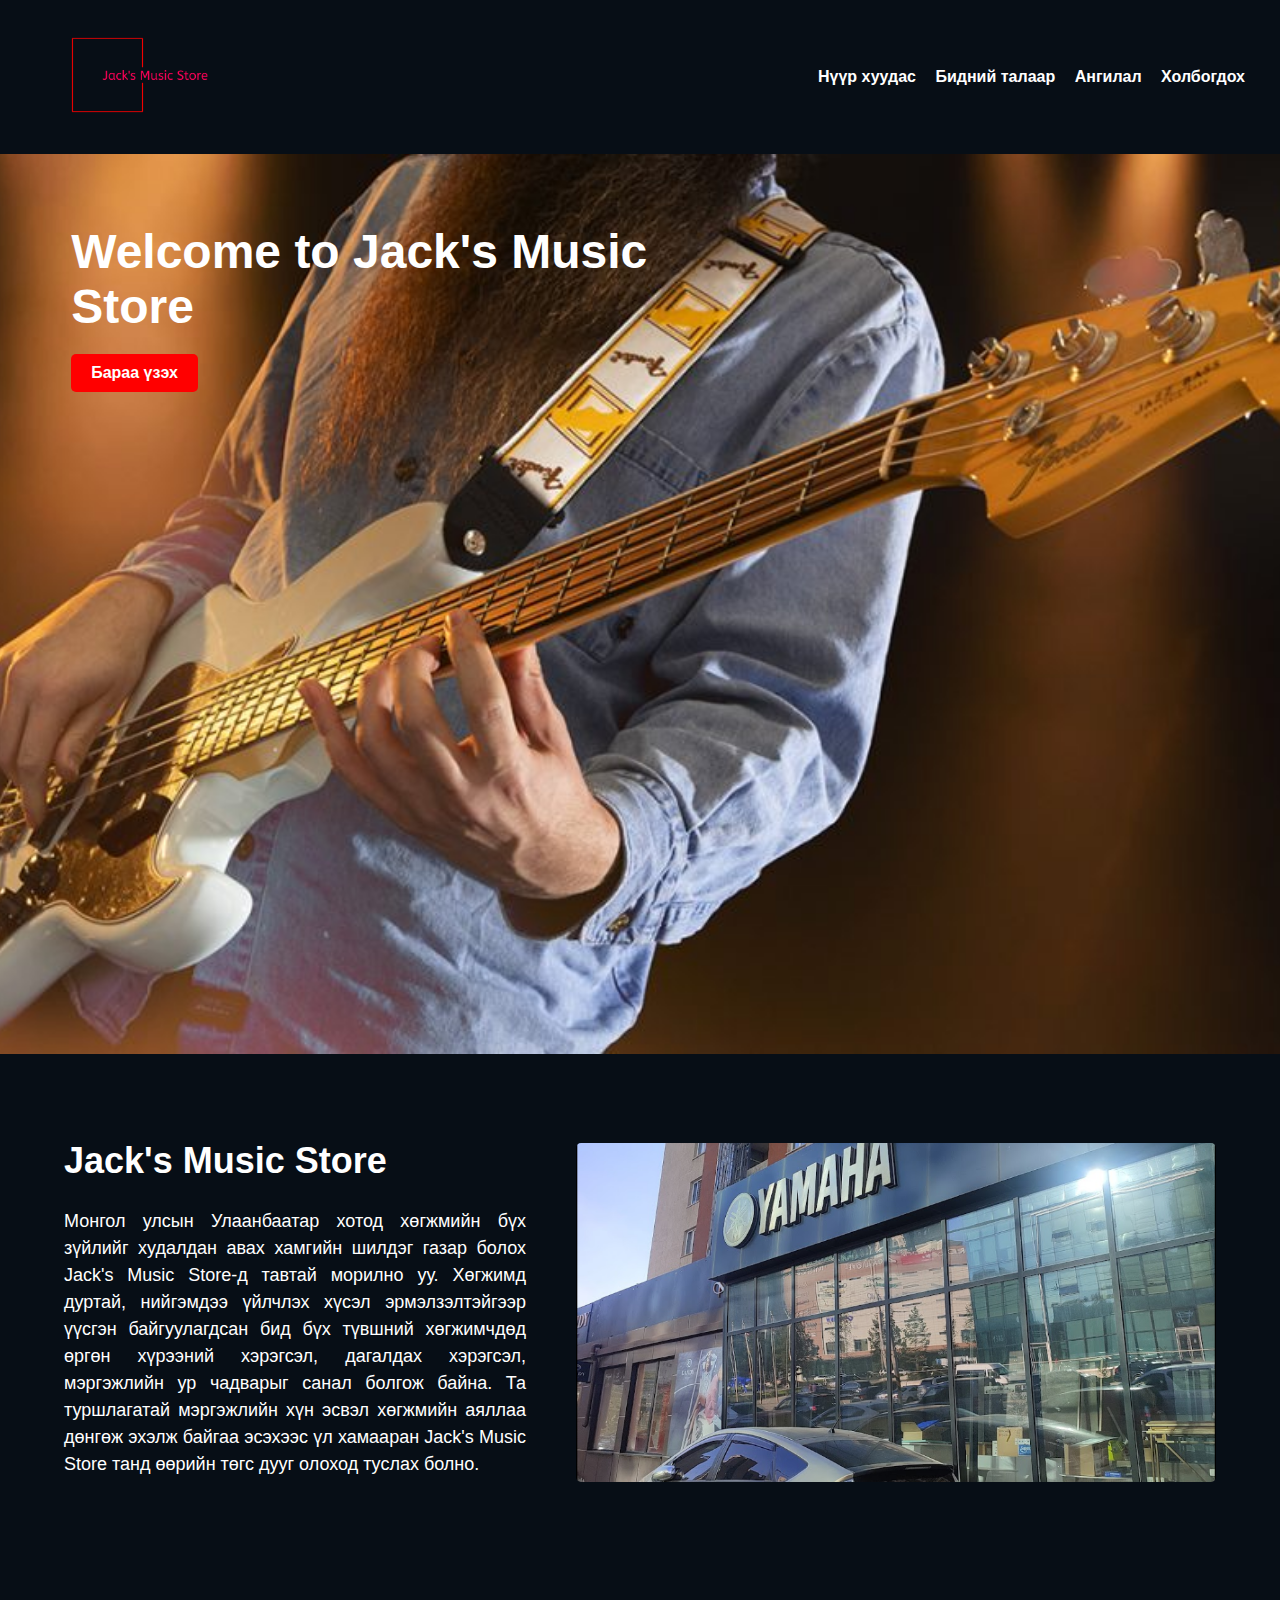
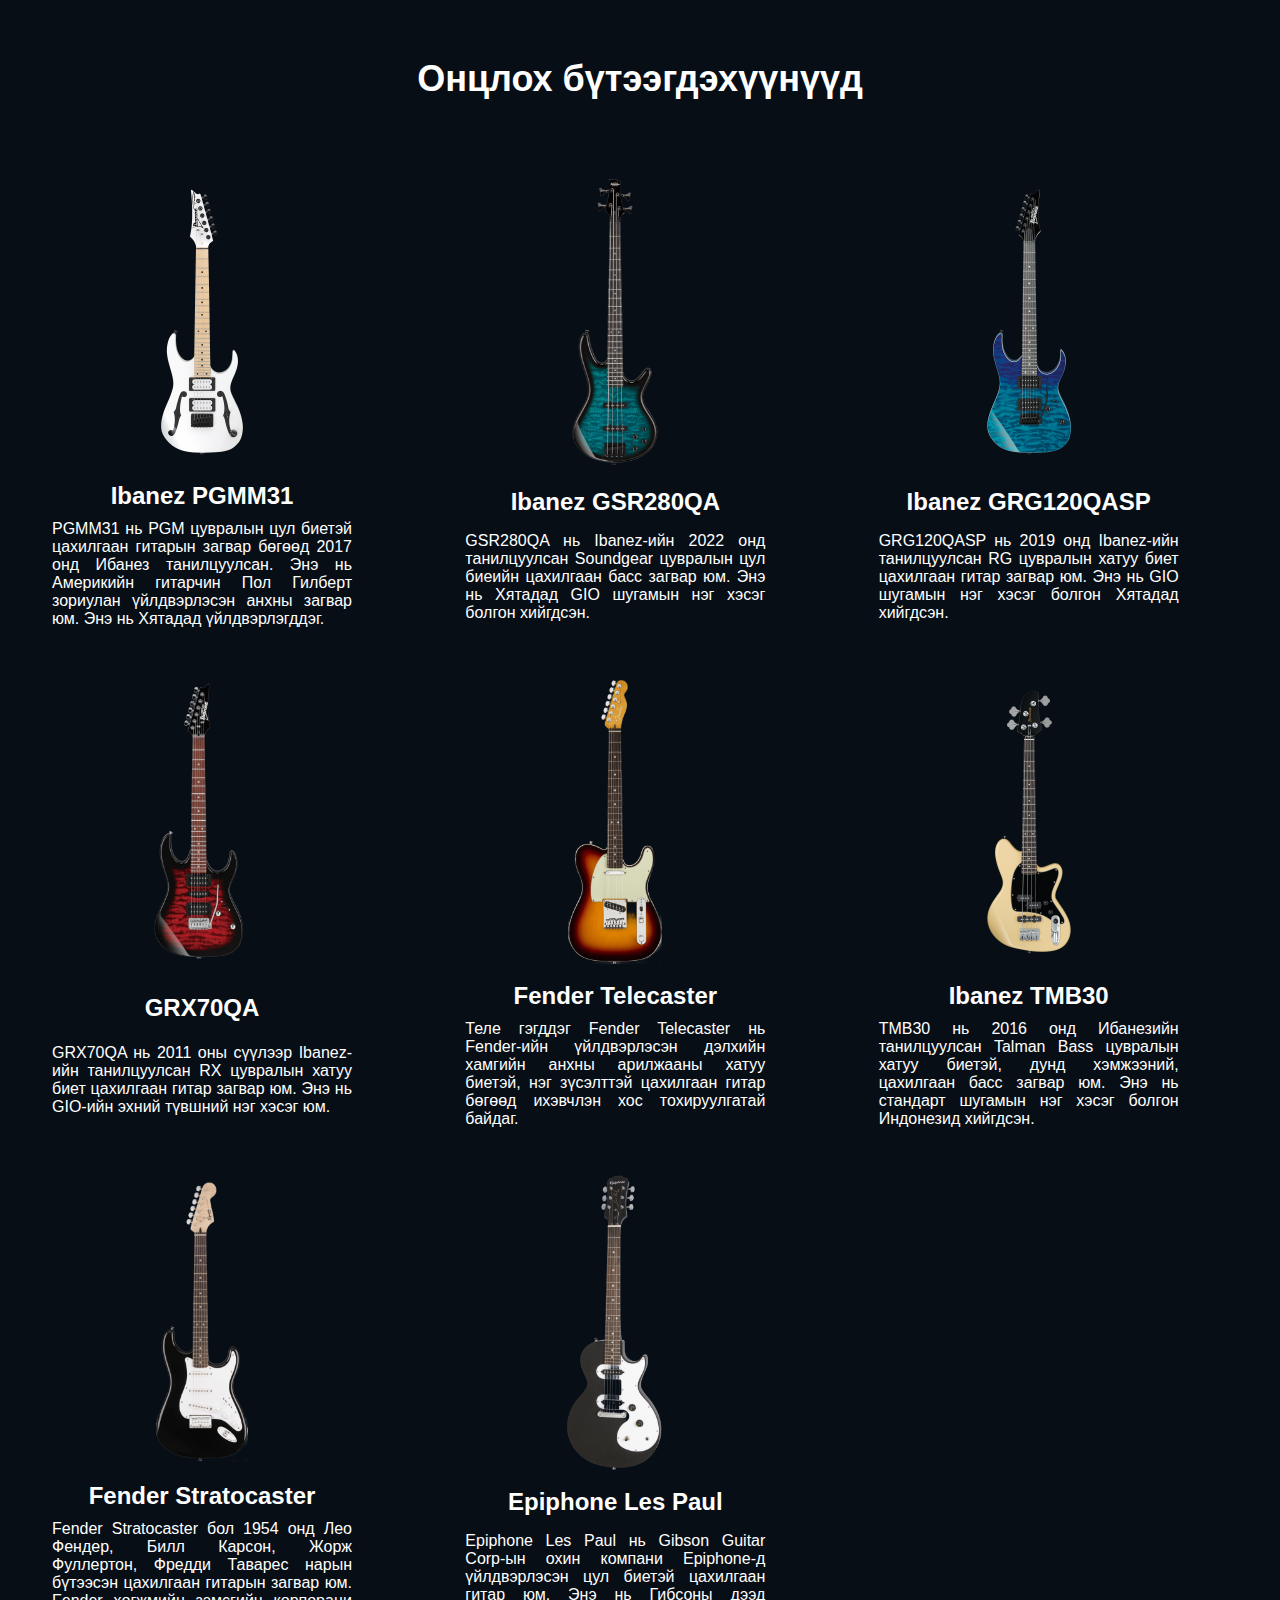
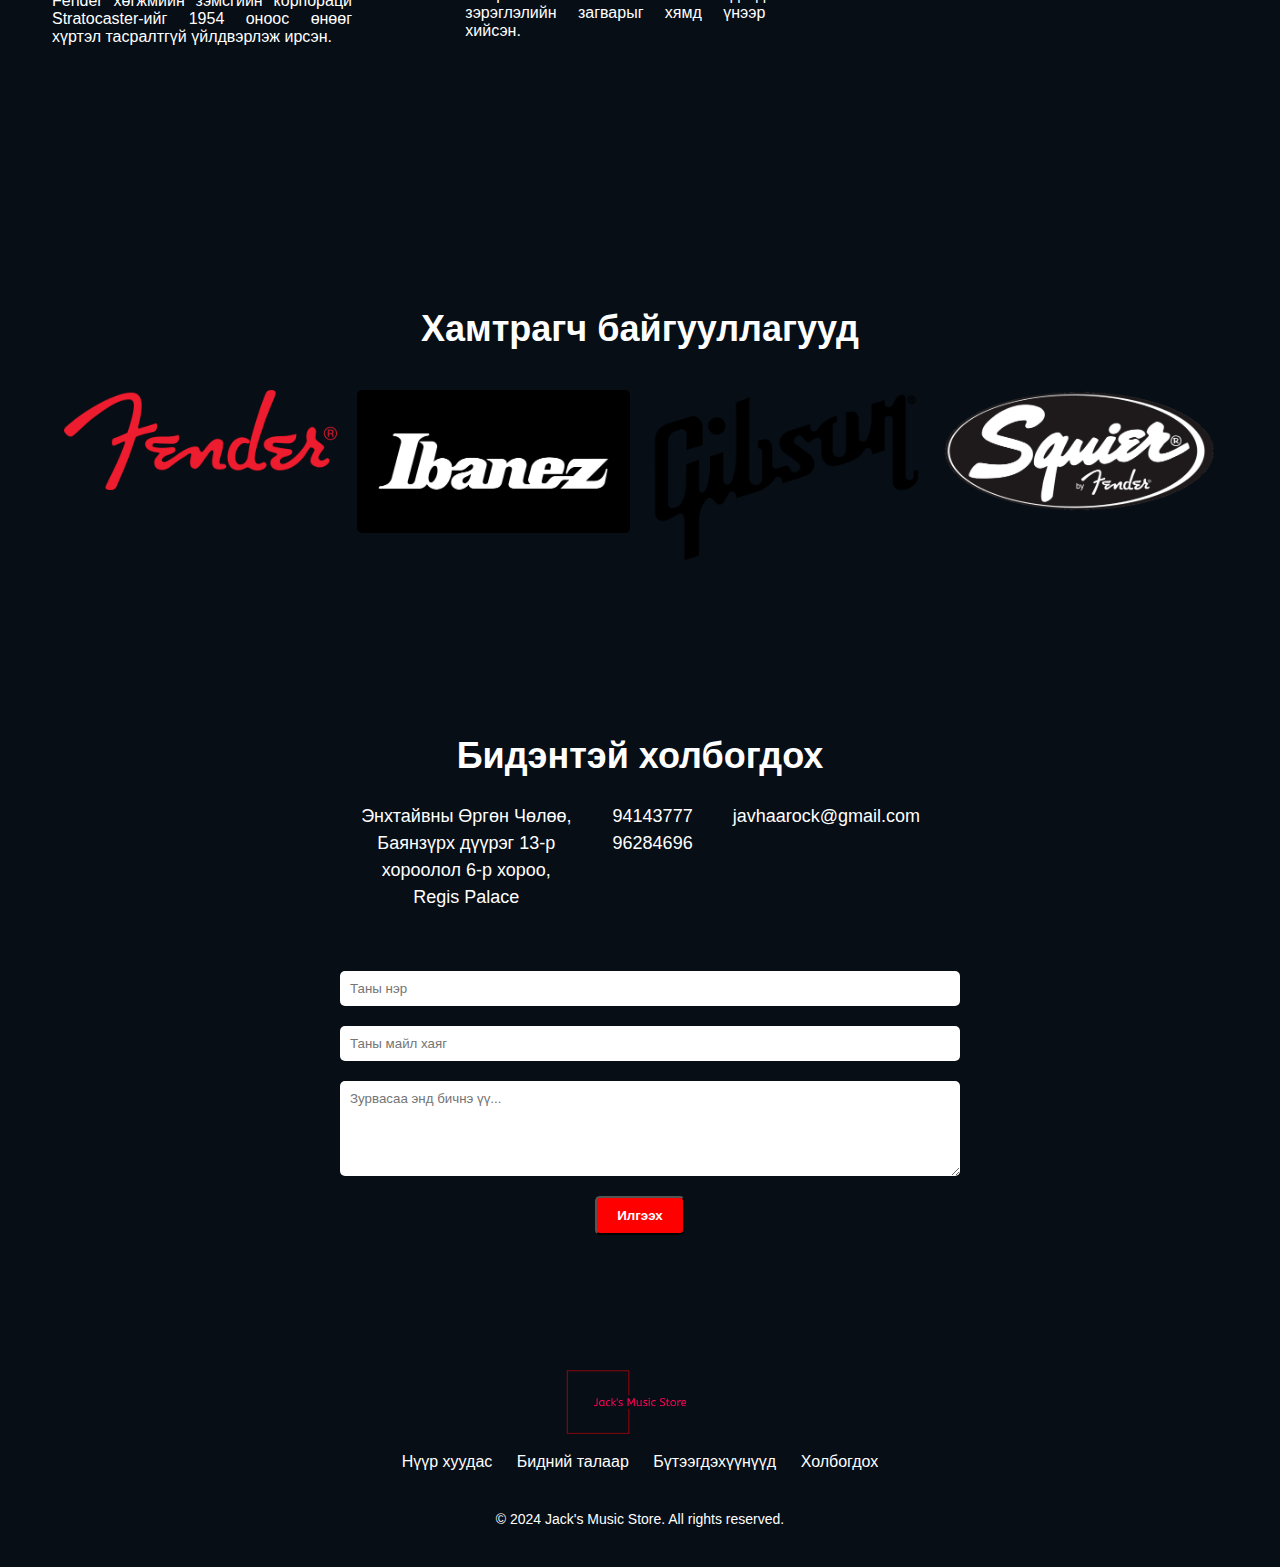
<file: index.htm>
<!DOCTYPE html>
<html>
<head>

  <title>Jack's Music Store</title>
  <link rel="stylesheet" type="text/css" href="styles.css">


</head>

<body>
	<header>
	  <div class="logo">
		<img src="logo.png" alt="Music Store Logo" draggable="false">
	  </div>
	  <nav>
		<ul>
		  <li><a href="index.htm" draggable="false">Нүүр хуудас</a></li>
		  <li><a href="about.html" draggable="false">Бидний талаар</a></li>
		  <li><a href="catergory.html"draggable="false">Ангилал</a></li>
		  <li><a href="contact.html" draggable="false">Холбогдох</a></li>
		</ul>
	  </nav>
	</header>

<section class="hero">
  <div class="hero-content">
    <h1>Welcome to Jack's Music Store</h1>
    <a href="catergory.html" class="btn">Бараа үзэх</a>
  </div>
</section>

<section class="about dark-theme" id="about">
  <div class="about-content">
    <h2>Jack's Music Store</h2>
    <p>Монгол улсын Улаанбаатар хотод хөгжмийн бүх зүйлийг худалдан авах хамгийн шилдэг газар болох Jack's Music Store-д тавтай морилно уу. Хөгжимд дуртай, нийгэмдээ үйлчлэх хүсэл эрмэлзэлтэйгээр үүсгэн байгуулагдсан бид бүх түвшний хөгжимчдөд өргөн хүрээний хэрэгсэл, дагалдах хэрэгсэл, мэргэжлийн ур чадварыг санал болгож байна. Та туршлагатай мэргэжлийн хүн эсвэл хөгжмийн аяллаа дөнгөж эхэлж байгаа эсэхээс үл хамааран Jack's Music Store танд өөрийн төгс дууг олоход туслах болно.</p>
  </div>
  <div class="about-image">
    <img src="location.PNG" alt="About Image">
  </div>
</section>


<section class="menu">
  <h2>Онцлох бүтээгдэхүүнүүд</h2>
  <div class="menu-items">
    <div class="menu-item" id="whiteib">
      <img src="whiteib.png" alt="whiteib" draggable="false">
      <h3>Ibanez PGMM31</h3>
      <p>PGMM31 нь PGM цувралын цул биетэй цахилгаан гитарын загвар бөгөөд 2017 онд Ибанез танилцуулсан. Энэ нь Америкийн гитарчин Пол Гилберт зориулан үйлдвэрлэсэн анхны загвар юм. Энэ нь Хятадад үйлдвэрлэгддэг.</p>
    </div>
    <div class="menu-item">
      <img src="blueb.png" alt="blueb" id="blueb" draggable="false">
      <h3>Ibanez GSR280QA</h3>
      <p>GSR280QA нь Ibanez-ийн 2022 онд танилцуулсан Soundgear цувралын цул биеийн цахилгаан басс загвар юм. Энэ нь Хятадад GIO шугамын нэг хэсэг болгон хийгдсэн.</p>
    </div>
    <div class="menu-item">
      <img src="blueib.png" alt="blueib" id="blueib" draggable="false">
      <h3>Ibanez GRG120QASP</h3>
      <p>GRG120QASP нь 2019 онд Ibanez-ийн танилцуулсан RG цувралын хатуу биет цахилгаан гитар загвар юм. Энэ нь GIO шугамын нэг хэсэг болгон Хятадад хийгдсэн.</p>
    </div>
    <div class="menu-item">
      <img src="redib.png" alt="redib" id="redib" draggable="false">
      <h3>GRX70QA</h3>
      <p>GRX70QA нь 2011 оны сүүлээр Ibanez-ийн танилцуулсан RX цувралын хатуу биет цахилгаан гитар загвар юм. Энэ нь GIO-ийн эхний түвшний нэг хэсэг юм.</p>
    </div>
    <div class="menu-item">
      <img src="tel.png" alt="tel" id="tel" draggable="false">
      <h3>Fender Telecaster</h3>
      <p>Теле гэгддэг Fender Telecaster нь Fender-ийн үйлдвэрлэсэн дэлхийн хамгийн анхны арилжааны хатуу биетэй, нэг зүсэлттэй цахилгаан гитар бөгөөд ихэвчлэн хос тохируулгатай байдаг.</p>
    </div>
    <div class="menu-item">
      <img src="bassyel.png" alt="bassyel" id="bassyel" draggable="false">
      <h3>Ibanez TMB30</h3>
      <p>TMB30 нь 2016 онд Ибанезийн танилцуулсан Talman Bass цувралын хатуу биетэй, дунд хэмжээний, цахилгаан басс загвар юм. Энэ нь стандарт шугамын нэг хэсэг болгон Индонезид хийгдсэн.</p>
    </div>
    <div class="menu-item">
      <img src="strat.png" alt="strat" id="strat" draggable="false">
      <h3>Fender Stratocaster</h3>
      <p>Fender Stratocaster бол 1954 онд Лео Фендер, Билл Карсон, Жорж Фуллертон, Фредди Таварес нарын бүтээсэн цахилгаан гитарын загвар юм. Fender хөгжмийн зэмсгийн корпораци Stratocaster-ийг 1954 оноос өнөөг хүртэл тасралтгүй үйлдвэрлэж ирсэн.</p>
    </div>
    <div class="menu-item">
      <img src="lp.png" alt="lp" id="lp" draggable="false">
      <h3>Epiphone Les Paul</h3>
      <p>Epiphone Les Paul нь Gibson Guitar Corp-ын охин компани Epiphone-д үйлдвэрлэсэн цул биетэй цахилгаан гитар юм. Энэ нь Гибсоны дээд зэрэглэлийн загварыг хямд үнээр хийсэн.</p>
    </div>
  </div>
</section>

<script src="script.js"></script>

<section class="gallery">
  <h2>Хамтрагч байгууллагууд</h2>
  <div class="image-grid">
    <div class="image-item">
      <img src="fender.png" alt="Image 1" draggable="false">
    </div>
    <div class="image-item">
      <img src="ibanez.png" alt="Image 2" draggable="false">
    </div>
    <div class="image-item">
      <img src="gibson.png" alt="Image 3" draggable="false">
    </div>
    <div class="image-item">
      <img src="squier.png" alt="Image 4" draggable="false">
    </div>
  </div>
</section>

<section class="contact">
  <div class="contact-container">
    <h2>Бидэнтэй холбогдох</h2>
    <div class="contact-info">
      <div class="info-item">
        <i class="fas fa-map-marker-alt"></i>
        <p>Энхтайвны Өргөн Чөлөө, Баянзүрх дүүрэг 13-р хороолол 6-р хороо, Regis Palace</p>
      </div>
      <div class="info-item">
        <i class="fas fa-phone-alt"></i>
        <p>94143777 96284696</p>
      </div>
      <div class="info-item">
        <i class="fas fa-envelope"></i>
        <p>javhaarock@gmail.com</p>
      </div>
    </div>
    <form class="contact-form">
      <input type="text" name="name" placeholder="Таны нэр" required>
      <input type="email" name="email" placeholder="Таны майл хаяг" required>
      <textarea name="message" placeholder="Зурвасаа энд бичнэ үү..." rows="5" required></textarea>
      <button class="btn" type="submit">Илгээх</button>
    </form>
  </div>
</section>




<footer class="footer">
  <div class="footer-content">
    <div class="footer-logo">
      <img src="logo.png" alt="Logo">
    </div>
    <nav class="footer-links">
      <a href="index.htm" draggable="false">Нүүр хуудас</a>
      <a href="about.html" draggable="false">Бидний талаар</a>
      <a href="catergory.html" draggable="false">Бүтээгдэхүүнүүд</a>
      <a href="contact.html" draggable="false">Холбогдох</a>
    </nav>
  </div>
  <p class="footer-text">&copy; 2024 Jack's Music Store. All rights reserved.</p>
</footer>


</body>
</file>
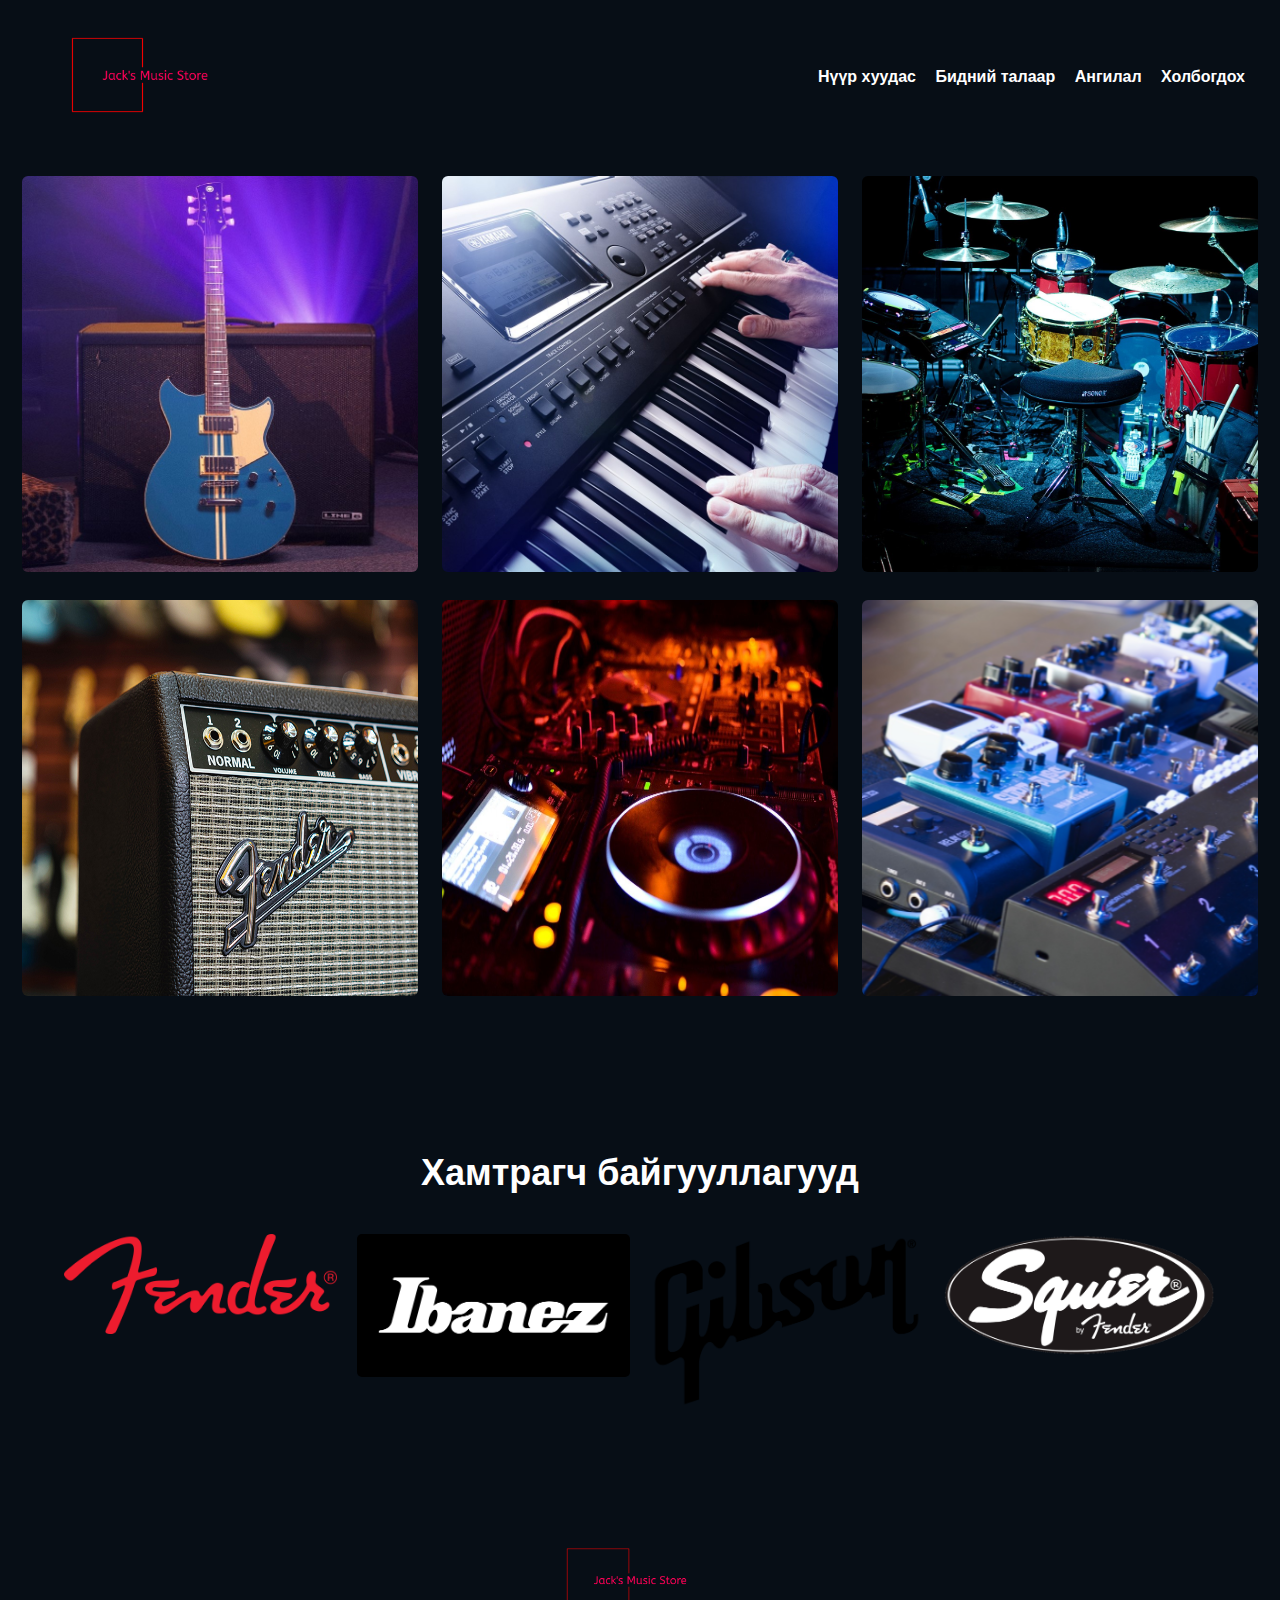
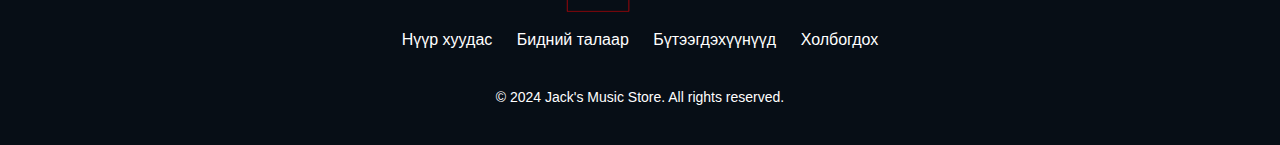
<file: catergory.html>
<!DOCTYPE html>
<html>
<head>

  <title>Jack's Music Store</title>
  <link rel="stylesheet" type="text/css" href="styles.css">
</head>

<body>
	<header>
	  <div class="logo">
		<img src="logo.png" alt="Music Store Logo" draggable="false">
	  </div>
	  <nav>
		<ul>
		  <li><a href="index.htm" draggable="false">Нүүр хуудас</a></li>
		  <li><a href="about.html" draggable="false">Бидний талаар</a></li>
		  <li><a href="catergory.html"draggable="false">Ангилал</a></li>
		  <li><a href="contact.html" draggable="false">Холбогдох</a></li>
		</ul>
	  </nav>
	</header>

    <section class="categories">
        <div class="category">
          <a href="guitars.html"><img src="guitars1.jpg" alt="Guitars" draggable="false"></a>
          <h2>Цахилгаан гитар</h2>
        </div>
        <div class="category">
          <img src="keyboard.jpg" alt="Keyboards" draggable="false">
          <h2>Даралтат хөгжим</h2>
        </div>
        <div class="category">
          <img src="drums.jpg" alt="Drums" draggable="false">
          <h2>Бөмбөр</h2>
        </div>
        <div class="category">
          <img src="microphones.jpg" alt="Microphones" draggable="false">
          <h2>Микрофон</h2>
        </div>
        <div class="category">
          <img src="amplifiers.jpg" alt="Amplifiers" draggable="false">
          <h2>Өсгөгч</h2>
        </div>
        <div class="category">
          <img src="dj-equipment.jpg" alt="DJ Equipment" draggable="false">
          <h2>DJ хэрэгсэл</h2>
        </div>
        <div class="category">
          <img src="accessories.png" alt="Accessories" draggable="false">
          <h2>Дагалдах хэрэгслүүд</h2>
        </div>
        <div class="category">
          <img src="studio-equipment.jpg" alt="Studio Equipment" draggable="false">
          <h2>Студын тоног төхөөрөмж</h2>
        </div>
      </section>

<section class="gallery">
  <h2>Хамтрагч байгууллагууд</h2>
  <div class="image-grid">
    <div class="image-item">
      <img src="fender.png" alt="Image 1" draggable="false">
    </div>
    <div class="image-item">
      <img src="ibanez.png" alt="Image 2" draggable="false">
    </div>
    <div class="image-item">
      <img src="gibson.png" alt="Image 3" draggable="false">
    </div>
    <div class="image-item">
      <img src="squier.png" alt="Image 4" draggable="false">
    </div>
  </div>
</section>

<footer class="footer">
  <div class="footer-content">
    <div class="footer-logo">
      <img src="logo.png" alt="Logo" draggable="false">
    </div>
    <nav class="footer-links">
      <a href="index.htm" draggable="false">Нүүр хуудас</a>
      <a href="about.html" draggable="false">Бидний талаар</a>
      <a href="catergory.html" draggable="false">Бүтээгдэхүүнүүд</a>
      <a href="contact.html" draggable="false">Холбогдох</a>
    </nav>
  </div>
  <p class="footer-text">&copy; 2024 Jack's Music Store. All rights reserved.</p>
</footer>
</body>
</html>
</file>
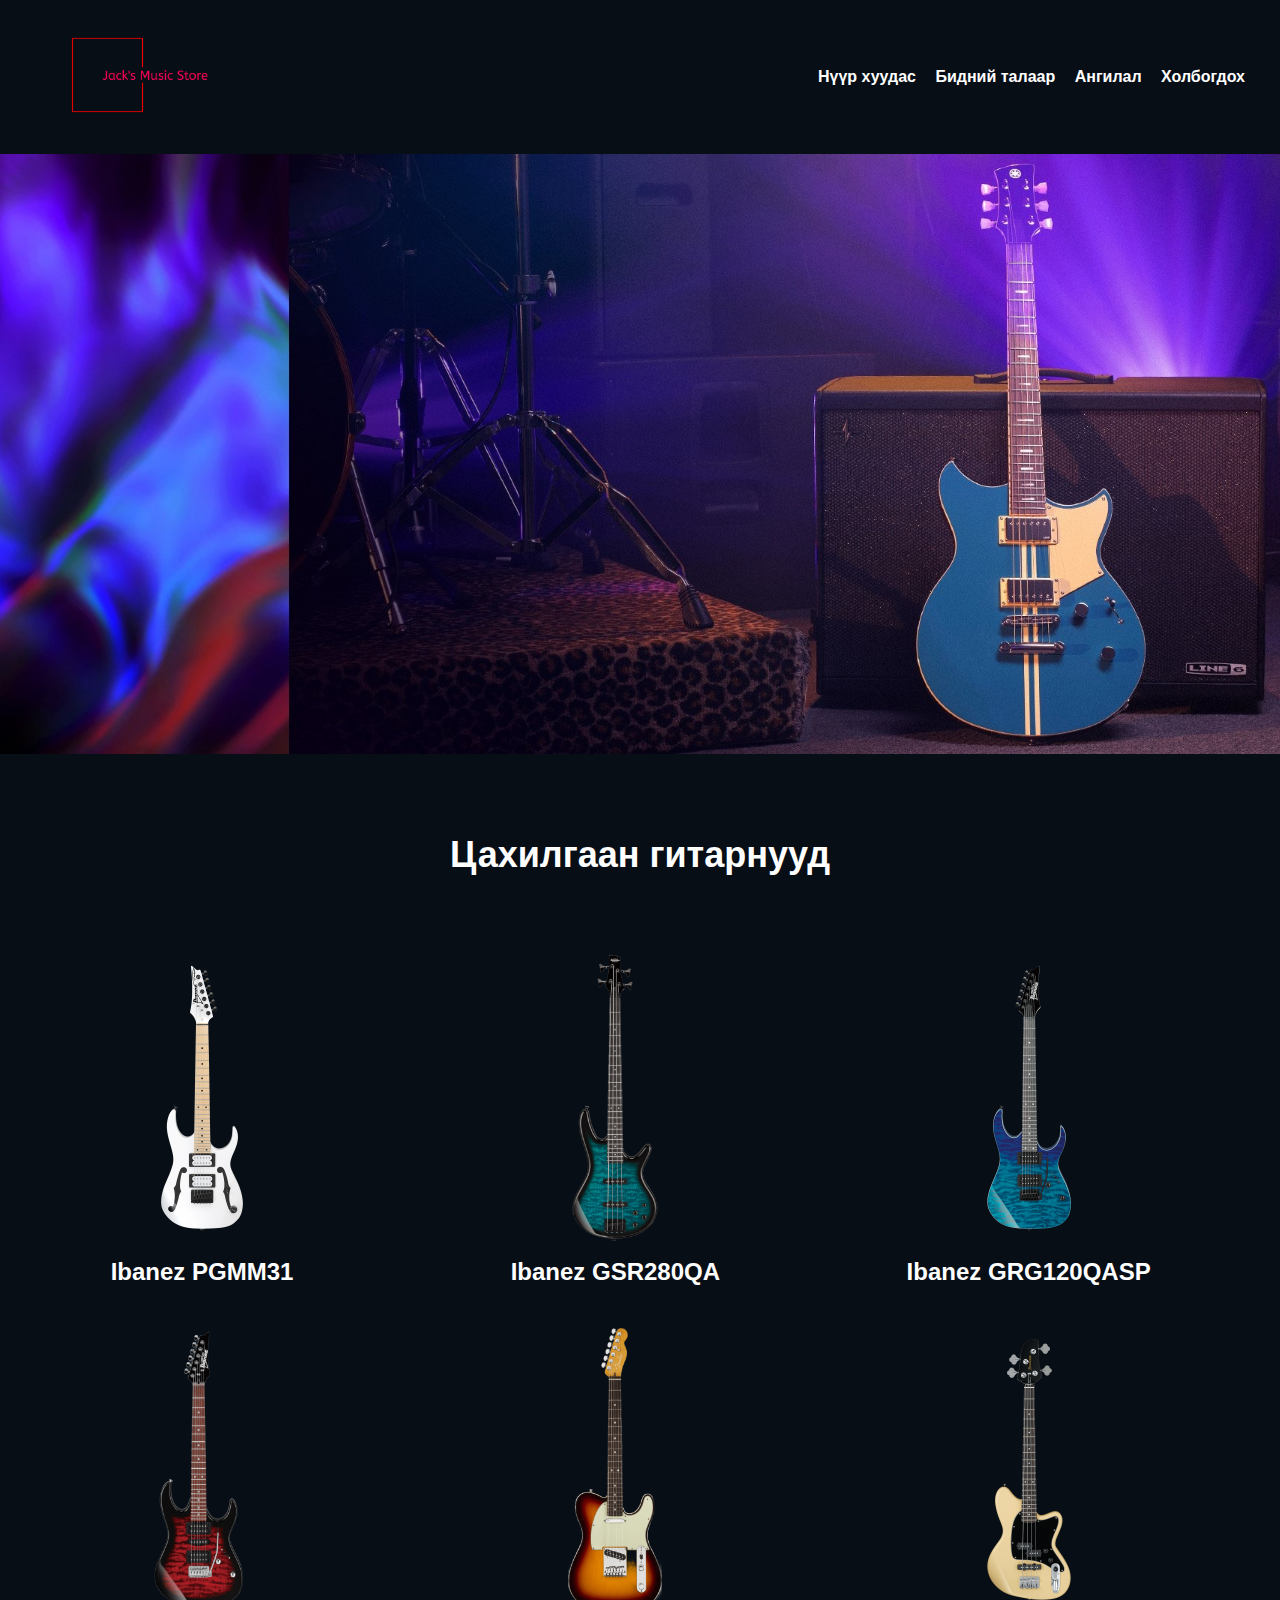
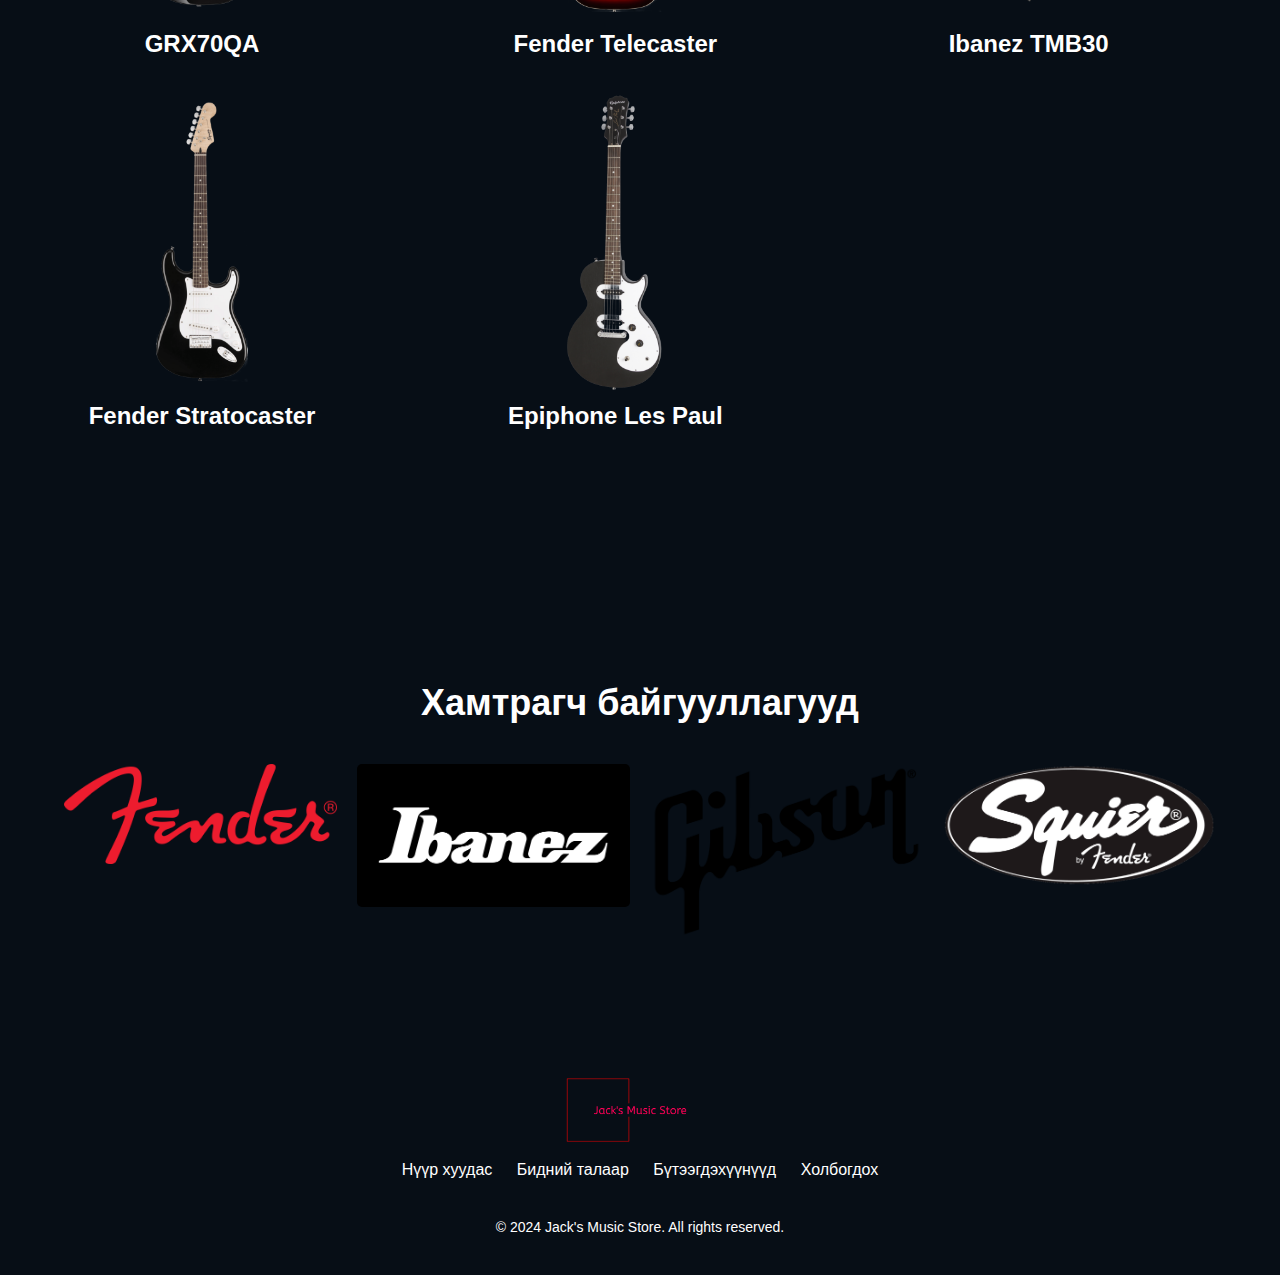
<file: guitars.html>
<!DOCTYPE html>
<html>
<head>

  <title>Jack's Music Store</title>
  <link rel="stylesheet" type="text/css" href="styles.css">


</head>

<body>
	<header>
	  <div class="logo">
		<img src="logo.png" alt="Music Store Logo" draggable="false">
	  </div>
	  <nav>
		<ul>
		  <li><a href="index.htm" draggable="false">Нүүр хуудас</a></li>
		  <li><a href="about.html" draggable="false">Бидний талаар</a></li>
		  <li><a href="catergory.html"draggable="false">Ангилал</a></li>
		  <li><a href="contact.html" draggable="false">Холбогдох</a></li>
		</ul>
	  </nav>
	</header>

<section class="heroguitar">
</section>

<section class="menu">
  <h2>Цахилгаан гитарнууд</h2>
  <div class="menu-items">
    <div class="menu-item" id="whiteib">
      <img src="whiteib.png" alt="whiteib" draggable="false">
      <h3>Ibanez PGMM31</h3>
    </div>
    <div class="menu-item">
      <img src="blueb.png" alt="blueb" id="blueb" draggable="false">
      <h3>Ibanez GSR280QA</h3>
    </div>
    <div class="menu-item">
      <img src="blueib.png" alt="blueib" id="blueib" draggable="false">
      <h3>Ibanez GRG120QASP</h3>
    </div>
    <div class="menu-item">
      <img src="redib.png" alt="redib" id="redib" draggable="false">
      <h3>GRX70QA</h3>
    </div>
    <div class="menu-item">
      <img src="tel.png" alt="tel" id="tel" draggable="false">
      <h3>Fender Telecaster</h3>
    </div>
    <div class="menu-item">
      <img src="bassyel.png" alt="bassyel" id="bassyel" draggable="false">
      <h3>Ibanez TMB30</h3>
    </div>
    <div class="menu-item">
      <img src="strat.png" alt="strat" id="strat" draggable="false">
      <h3>Fender Stratocaster</h3>
    </div>
    <div class="menu-item">
      <img src="lp.png" alt="lp" id="lp" draggable="false">
      <h3>Epiphone Les Paul</h3>
    </div>
  </div>
</section>

<script src="script.js"></script>

<section class="gallery">
  <h2>Хамтрагч байгууллагууд</h2>
  <div class="image-grid">
    <div class="image-item">
      <img src="fender.png" alt="Image 1" draggable="false">
    </div>
    <div class="image-item">
      <img src="ibanez.png" alt="Image 2" draggable="false">
    </div>
    <div class="image-item">
      <img src="gibson.png" alt="Image 3" draggable="false">
    </div>
    <div class="image-item">
      <img src="squier.png" alt="Image 4" draggable="false">
    </div>
  </div>
</section>

<footer class="footer">
  <div class="footer-content">
    <div class="footer-logo">
      <img src="logo.png" alt="Logo">
    </div>
    <nav class="footer-links">
      <a href="index.htm" draggable="false">Нүүр хуудас</a>
      <a href="about.html" draggable="false">Бидний талаар</a>
      <a href="catergory.html" draggable="false">Бүтээгдэхүүнүүд</a>
      <a href="contact.html" draggable="false">Холбогдох</a>
    </nav>
  </div>
  <p class="footer-text">&copy; 2024 Jack's Music Store. All rights reserved.</p>
</footer>
</body>
</html>
</file>
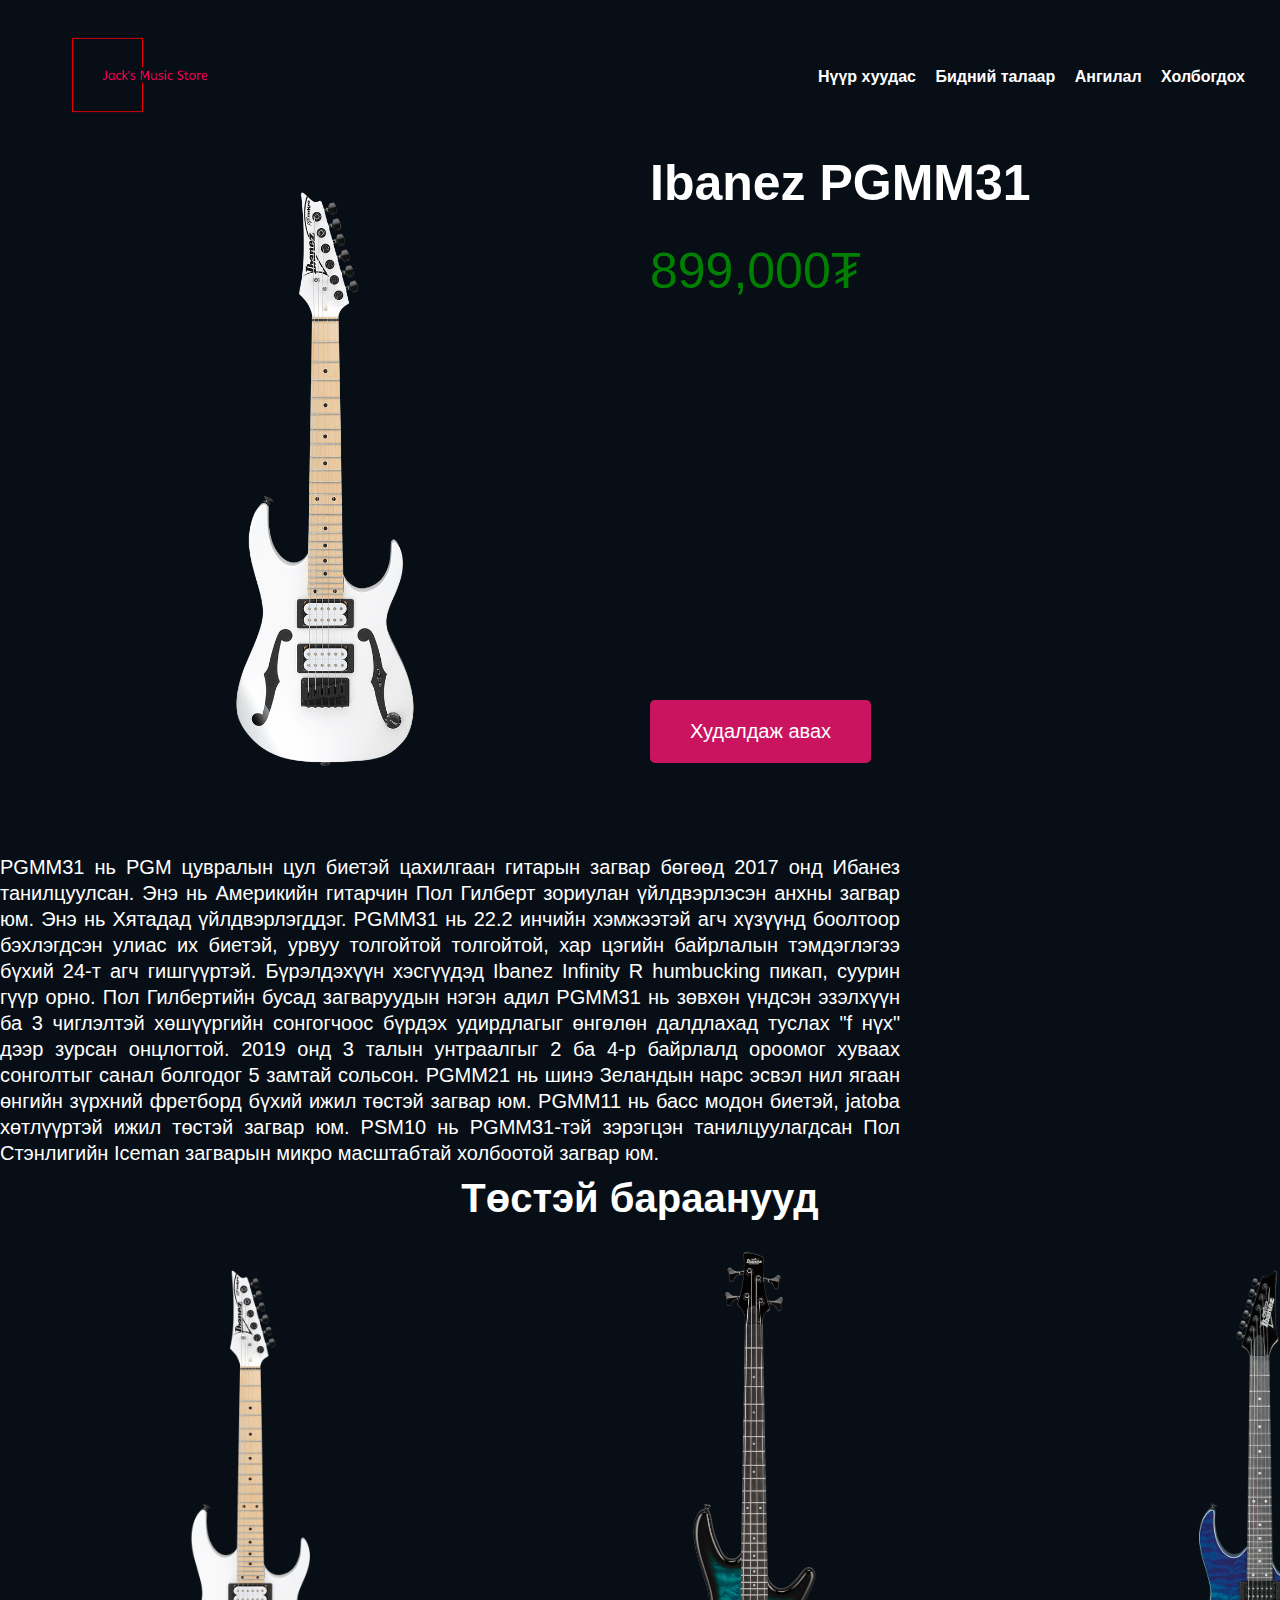
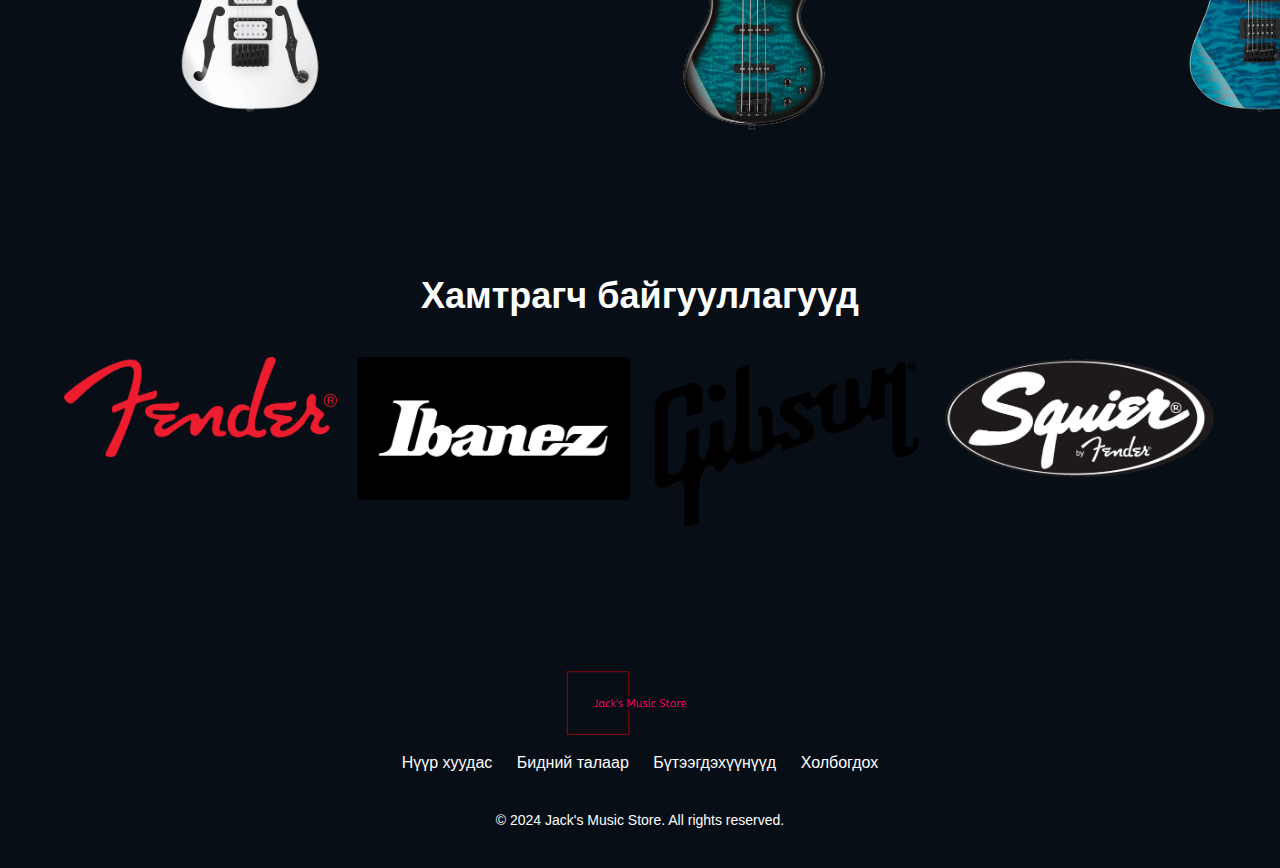
<file: product1.html>
<!DOCTYPE html>
<html>
<head>

  <title>Jack's Music Store</title>
  <link rel="stylesheet" type="text/css" href="styles.css">
</head>

<body>
	<header>
	  <div class="logo">
		<img src="logo.png" alt="Music Store Logo" draggable="false">
	  </div>
	  <nav>
		<ul>
		  <li><a href="index.htm" draggable="false">Нүүр хуудас</a></li>
		  <li><a href="about.html" draggable="false">Бидний талаар</a></li>
		  <li><a href="catergory.html"draggable="false">Ангилал</a></li>
		  <li><a href="contact.html" draggable="false">Холбогдох</a></li>
		</ul>
	  </nav>
	</header>

    <div class="product">
      <img src="whiteib.png" alt="whiteib" draggable="false">
      <h2>Ibanez PGMM31</h2>
      <p class="price">899,000₮</p>
      <p class="description">PGMM31 нь PGM цувралын цул биетэй цахилгаан гитарын загвар бөгөөд 2017 онд Ибанез танилцуулсан. Энэ нь Америкийн гитарчин Пол Гилберт зориулан үйлдвэрлэсэн анхны загвар юм. Энэ нь Хятадад үйлдвэрлэгддэг.
        PGMM31 нь 22.2 инчийн хэмжээтэй агч хүзүүнд боолтоор бэхлэгдсэн улиас их биетэй, урвуу толгойтой толгойтой, хар цэгийн байрлалын тэмдэглэгээ бүхий 24-т агч гишгүүртэй. Бүрэлдэхүүн хэсгүүдэд Ibanez Infinity R humbucking пикап, суурин гүүр орно.
        Пол Гилбертийн бусад загваруудын нэгэн адил PGMM31 нь зөвхөн үндсэн эзэлхүүн ба 3 чиглэлтэй хөшүүргийн сонгогчоос бүрдэх удирдлагыг өнгөлөн далдлахад туслах "f нүх" дээр зурсан онцлогтой. 2019 онд 3 талын унтраалгыг 2 ба 4-р байрлалд ороомог хуваах сонголтыг санал болгодог 5 замтай сольсон.
        PGMM21 нь шинэ Зеландын нарс эсвэл нил ягаан өнгийн зүрхний фретборд бүхий ижил төстэй загвар юм. PGMM11 нь басс модон биетэй, jatoba хөтлүүртэй ижил төстэй загвар юм. PSM10 нь PGMM31-тэй зэрэгцэн танилцуулагдсан Пол Стэнлигийн Iceman загварын микро масштабтай холбоотой загвар юм.
      </p> 
      <button class="buybtn">Худалдаж авах</button>
    </div>


    <div class="slider-container">
      <h2>Төстэй бараанууд</h2>
      <div class="slider">
        <div class="slide">
          <a href="product1.html" draggable="false"><img src="whiteib.png" alt="Slide 1" draggable="false"></a>
        </div>
        <div class="slide">
          <a href="product2.html" draggable="false"><img src="blueb.png" alt="Slide 2" draggable="false"></a>
        </div>
        <div class="slide">
          <a href="product3.html" draggable="false"><img src="blueib.png" alt="Slide 3" draggable="false"></a>
        </div>
        <div class="slide">
          <a href="product4.html" draggable="false"><img src="redib.png" alt="Slide 4" draggable="false"></a>
        </div>
        <div class="slide">
          <a href="product5.html" draggable="false"><img src="tel.png" alt="Slide 5" draggable="false"></a>
        </div>
        <div class="slide">
          <a href="product6.html" draggable="false"><img src="bassyel.png" alt="Slide 6" draggable="false"></a>
        </div>
        <div class="slide">
          <a href="product7.html" draggable="false"><img src="strat.png" alt="Slide 7" draggable="false"></a>
        </div>
        <div class="slide">
          <a href="product8.html" draggable="false"><img src="lp.png" alt="Slide 8" draggable="false"></a>
        </div>
      </div>
    </div>

<section class="gallery">
  <h2>Хамтрагч байгууллагууд</h2>
  <div class="image-grid">
    <div class="image-item">
      <img src="fender.png" alt="Image 1" draggable="false">
    </div>
    <div class="image-item">
      <img src="ibanez.png" alt="Image 2" draggable="false">
    </div>
    <div class="image-item">
      <img src="gibson.png" alt="Image 3" draggable="false">
    </div>
    <div class="image-item">
      <img src="squier.png" alt="Image 4" draggable="false">
    </div>
  </div>
</section>

<footer class="footer">
  <div class="footer-content">
    <div class="footer-logo">
      <img src="logo.png" alt="Logo">
    </div>
    <nav class="footer-links">
      <a href="index.htm" draggable="false">Нүүр хуудас</a>
      <a href="about.html" draggable="false">Бидний талаар</a>
      <a href="catergory.html" draggable="false">Бүтээгдэхүүнүүд</a>
      <a href="contact.html" draggable="false">Холбогдох</a>
    </nav>
  </div>
  <p class="footer-text">&copy; 2024 Jack's Music Store. All rights reserved.</p>
</footer>
</body>
</html>
</file>
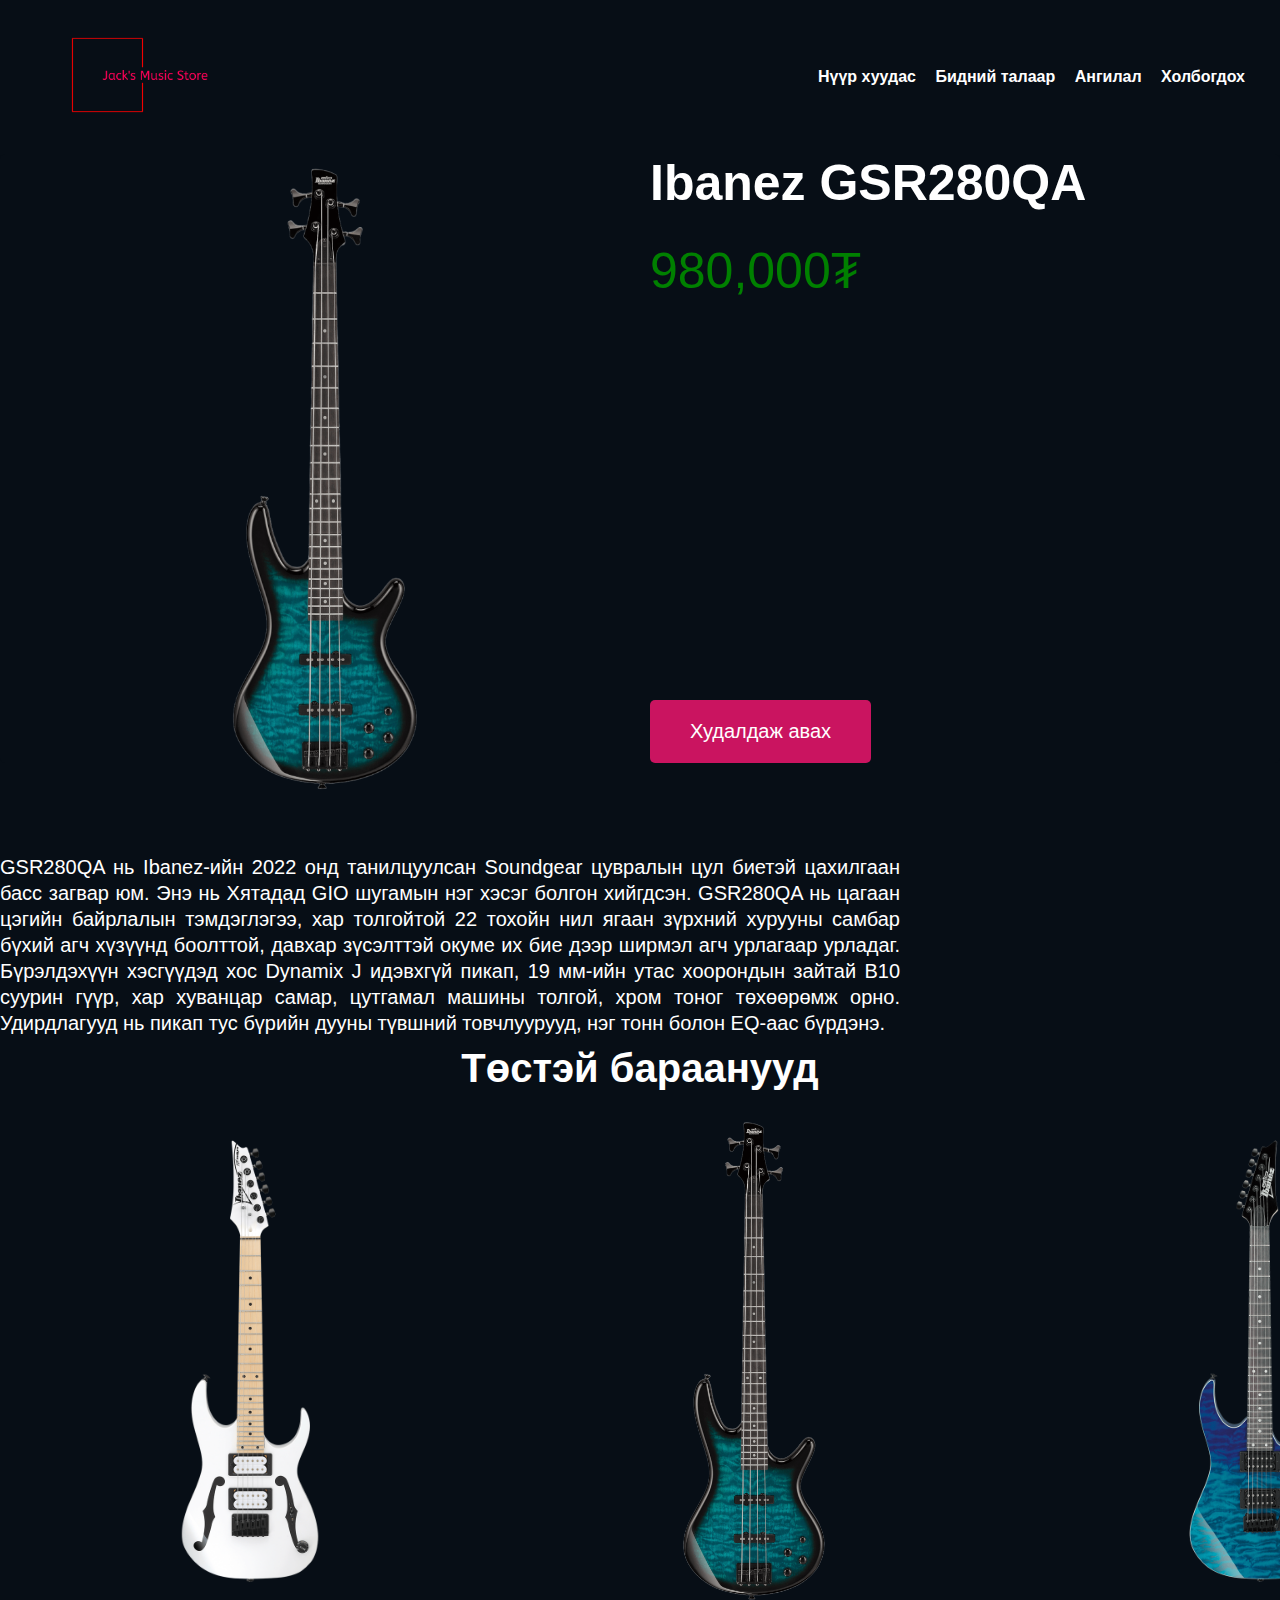
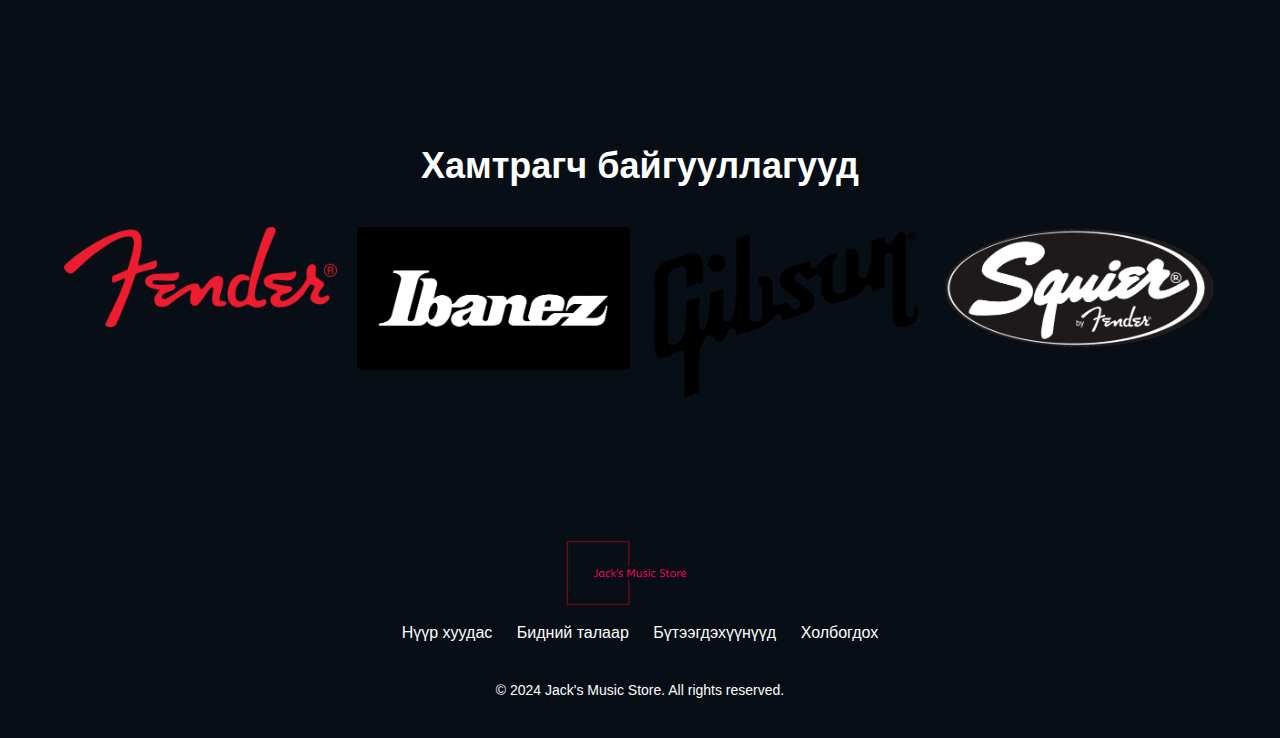
<file: product2.html>
<!DOCTYPE html>
<html>
<head>

  <title>Jack's Music Store</title>
  <link rel="stylesheet" type="text/css" href="styles.css">
</head>

<body>
	<header>
	  <div class="logo">
		<img src="logo.png" alt="Music Store Logo" draggable="false">
	  </div>
	  <nav>
		<ul>
		  <li><a href="index.htm" draggable="false">Нүүр хуудас</a></li>
		  <li><a href="about.html" draggable="false">Бидний талаар</a></li>
		  <li><a href="catergory.html"draggable="false">Ангилал</a></li>
		  <li><a href="contact.html" draggable="false">Холбогдох</a></li>
		</ul>
	  </nav>
	</header>

    <div class="product">
      <img src="blueb.png" alt="blueb" draggable="false">
      <h2>Ibanez GSR280QA</h2>
      <p class="price">980,000₮</p>
      <p class="description">GSR280QA нь Ibanez-ийн 2022 онд танилцуулсан Soundgear цувралын цул биетэй цахилгаан басс загвар юм. Энэ нь Хятадад GIO шугамын нэг хэсэг болгон хийгдсэн.
        GSR280QA нь цагаан цэгийн байрлалын тэмдэглэгээ, хар толгойтой 22 тохойн нил ягаан зүрхний хурууны самбар бүхий агч хүзүүнд боолттой, давхар зүсэлттэй окуме их бие дээр ширмэл агч урлагаар урладаг. Бүрэлдэхүүн хэсгүүдэд хос Dynamix J идэвхгүй пикап, 19 мм-ийн утас хоорондын зайтай B10 суурин гүүр, хар хуванцар самар, цутгамал машины толгой, хром тоног төхөөрөмж орно. Удирдлагууд нь пикап тус бүрийн дууны түвшний товчлуурууд, нэг тонн болон EQ-аас бүрдэнэ.
      </p> 
      <button class="buybtn">Худалдаж авах</button>
    </div>

    <div class="slider-container">
      <h2>Төстэй бараанууд</h2>
      <div class="slider">
        <div class="slide">
          <a href="product1.html" draggable="false"><img src="whiteib.png" alt="Slide 1" draggable="false"></a>
        </div>
        <div class="slide">
          <a href="product2.html" draggable="false"><img src="blueb.png" alt="Slide 2" draggable="false"></a>
        </div>
        <div class="slide">
          <a href="product3.html" draggable="false"><img src="blueib.png" alt="Slide 3" draggable="false"></a>
        </div>
        <div class="slide">
          <a href="product4.html" draggable="false"><img src="redib.png" alt="Slide 4" draggable="false"></a>
        </div>
        <div class="slide">
          <a href="product5.html" draggable="false"><img src="tel.png" alt="Slide 5" draggable="false"></a>
        </div>
        <div class="slide">
          <a href="product6.html" draggable="false"><img src="bassyel.png" alt="Slide 6" draggable="false"></a>
        </div>
        <div class="slide">
          <a href="product7.html" draggable="false"><img src="strat.png" alt="Slide 7" draggable="false"></a>
        </div>
        <div class="slide">
          <a href="product8.html" draggable="false"><img src="lp.png" alt="Slide 8" draggable="false"></a>
        </div>
      </div>
    </div>

<section class="gallery">
  <h2>Хамтрагч байгууллагууд</h2>
  <div class="image-grid">
    <div class="image-item">
      <img src="fender.png" alt="Image 1" draggable="false">
    </div>
    <div class="image-item">
      <img src="ibanez.png" alt="Image 2" draggable="false">
    </div>
    <div class="image-item">
      <img src="gibson.png" alt="Image 3" draggable="false">
    </div>
    <div class="image-item">
      <img src="squier.png" alt="Image 4" draggable="false">
    </div>
  </div>
</section>

<footer class="footer">
  <div class="footer-content">
    <div class="footer-logo">
      <img src="logo.png" alt="Logo" draggable="false">
    </div>
    <nav class="footer-links">
      <a href="index.htm" draggable="false">Нүүр хуудас</a>
      <a href="about.html" draggable="false">Бидний талаар</a>
      <a href="catergory.html" draggable="false">Бүтээгдэхүүнүүд</a>
      <a href="contact.html" draggable="false">Холбогдох</a>
    </nav>
  </div>
  <p class="footer-text">&copy; 2024 Jack's Music Store. All rights reserved.</p>
</footer>
</body>
</html>
</file>
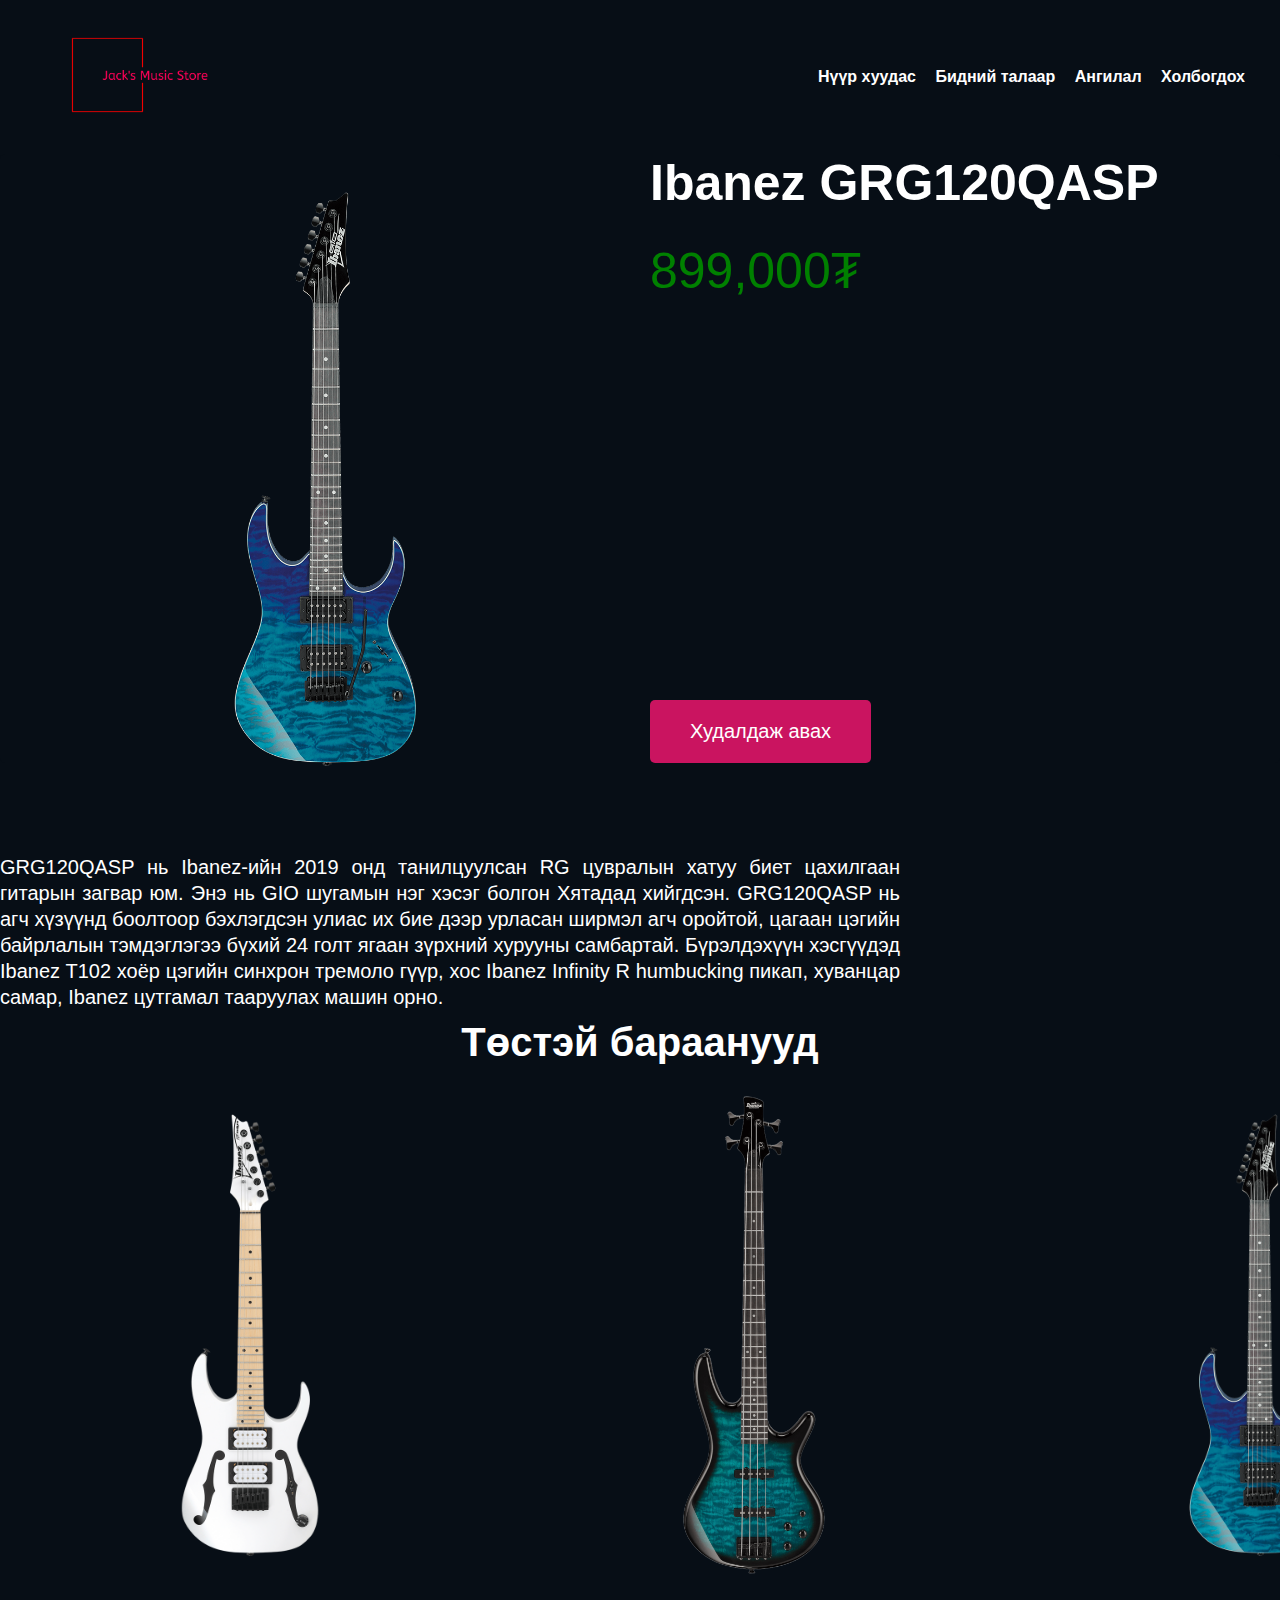
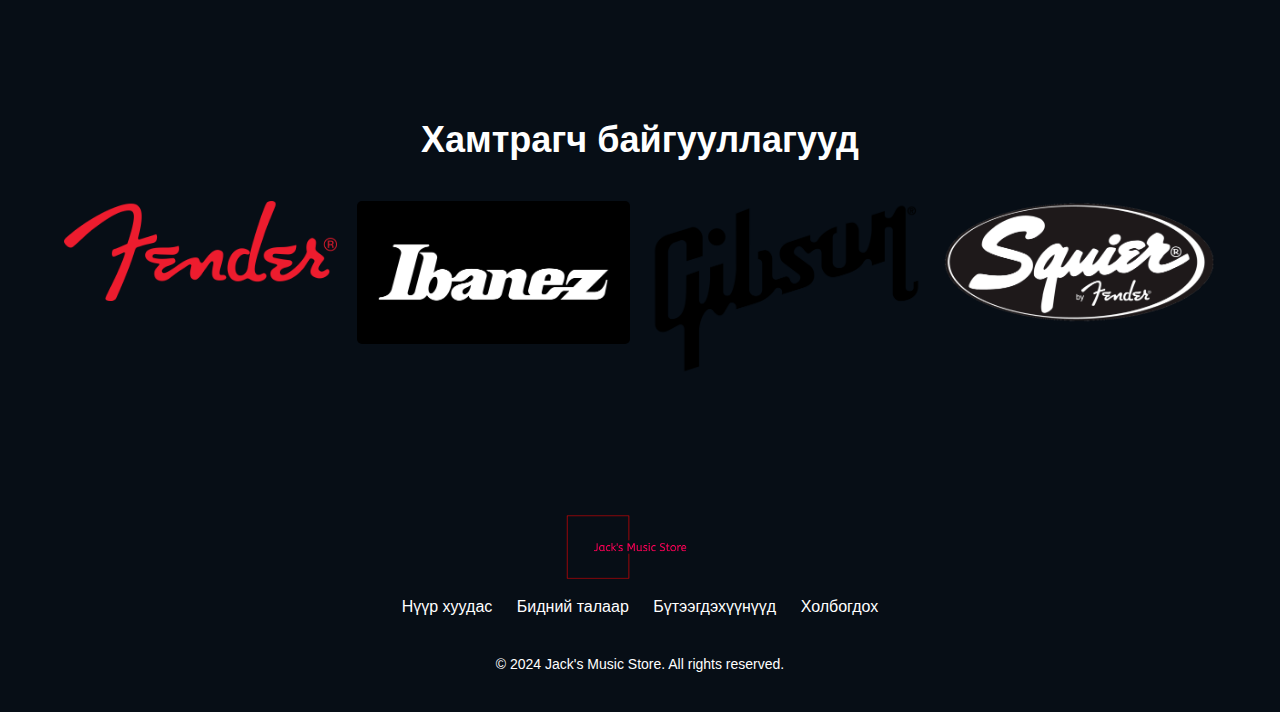
<file: product3.html>
<!DOCTYPE html>
<html>
<head>

  <title>Jack's Music Store</title>
  <link rel="stylesheet" type="text/css" href="styles.css">
</head>

<body>
	<header>
	  <div class="logo">
		<img src="logo.png" alt="Music Store Logo" draggable="false">
	  </div>
	  <nav>
		<ul>
		  <li><a href="index.htm" draggable="false">Нүүр хуудас</a></li>
		  <li><a href="about.html" draggable="false">Бидний талаар</a></li>
		  <li><a href="catergory.html"draggable="false">Ангилал</a></li>
		  <li><a href="contact.html" draggable="false">Холбогдох</a></li>
		</ul>
	  </nav>
	</header>

    <div class="product">
      <img src="blueib.png" alt="blueib" draggable="false">
      <h2>Ibanez GRG120QASP</h2>
      <p class="price">899,000₮</p>
      <p class="description">GRG120QASP нь Ibanez-ийн 2019 онд танилцуулсан RG цувралын хатуу биет цахилгаан гитарын загвар юм. Энэ нь GIO шугамын нэг хэсэг болгон Хятадад хийгдсэн.
        GRG120QASP нь агч хүзүүнд боолтоор бэхлэгдсэн улиас их бие дээр урласан ширмэл агч оройтой, цагаан цэгийн байрлалын тэмдэглэгээ бүхий 24 голт ягаан зүрхний хурууны самбартай. Бүрэлдэхүүн хэсгүүдэд Ibanez T102 хоёр цэгийн синхрон тремоло гүүр, хос Ibanez Infinity R humbucking пикап, хуванцар самар, Ibanez цутгамал тааруулах машин орно.
      </p> 
      <button class="buybtn">Худалдаж авах</button>
    </div>


    <div class="slider-container">
      <h2>Төстэй бараанууд</h2>
      <div class="slider">
        <div class="slide">
          <a href="product1.html" draggable="false"><img src="whiteib.png" alt="Slide 1" draggable="false"></a>
        </div>
        <div class="slide">
          <a href="product2.html" draggable="false"><img src="blueb.png" alt="Slide 2" draggable="false"></a>
        </div>
        <div class="slide">
          <a href="product3.html" draggable="false"><img src="blueib.png" alt="Slide 3" draggable="false"></a>
        </div>
        <div class="slide">
          <a href="product4.html" draggable="false"><img src="redib.png" alt="Slide 4" draggable="false"></a>
        </div>
        <div class="slide">
          <a href="product5.html" draggable="false"><img src="tel.png" alt="Slide 5" draggable="false"></a>
        </div>
        <div class="slide">
          <a href="product6.html" draggable="false"><img src="bassyel.png" alt="Slide 6" draggable="false"></a>
        </div>
        <div class="slide">
          <a href="product7.html" draggable="false"><img src="strat.png" alt="Slide 7" draggable="false"></a>
        </div>
        <div class="slide">
          <a href="product8.html" draggable="false"><img src="lp.png" alt="Slide 8" draggable="false"></a>
        </div>
      </div>
    </div>

<section class="gallery">
  <h2>Хамтрагч байгууллагууд</h2>
  <div class="image-grid">
    <div class="image-item">
      <img src="fender.png" alt="Image 1" draggable="false">
    </div>
    <div class="image-item">
      <img src="ibanez.png" alt="Image 2" draggable="false">
    </div>
    <div class="image-item">
      <img src="gibson.png" alt="Image 3" draggable="false">
    </div>
    <div class="image-item">
      <img src="squier.png" alt="Image 4" draggable="false">
    </div>
  </div>
</section>

<footer class="footer">
  <div class="footer-content">
    <div class="footer-logo">
      <img src="logo.png" alt="Logo" draggable="false">
    </div>
    <nav class="footer-links">
      <a href="index.htm" draggable="false">Нүүр хуудас</a>
      <a href="about.html" draggable="false">Бидний талаар</a>
      <a href="catergory.html" draggable="false">Бүтээгдэхүүнүүд</a>
      <a href="contact.html" draggable="false">Холбогдох</a>
    </nav>
  </div>
  <p class="footer-text">&copy; 2024 Jack's Music Store. All rights reserved.</p>
</footer>
</body>
</html>
</file>
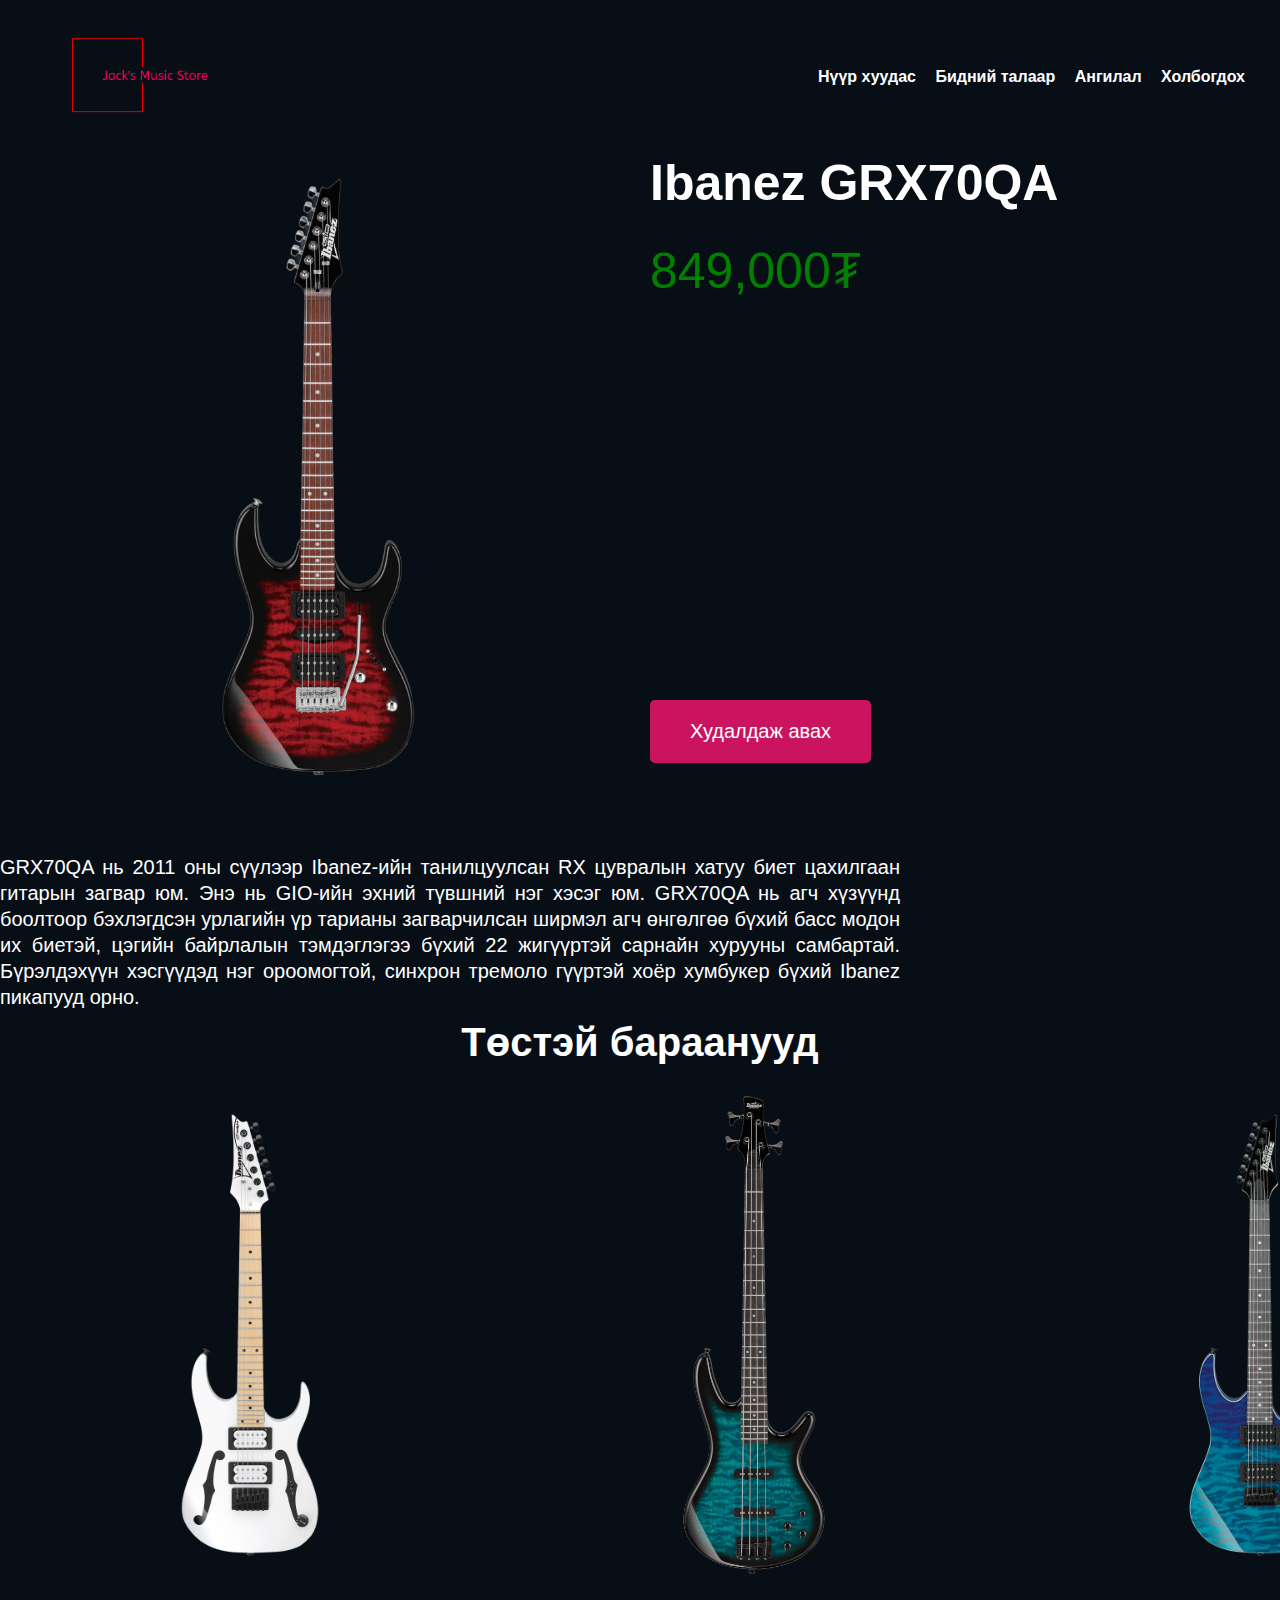
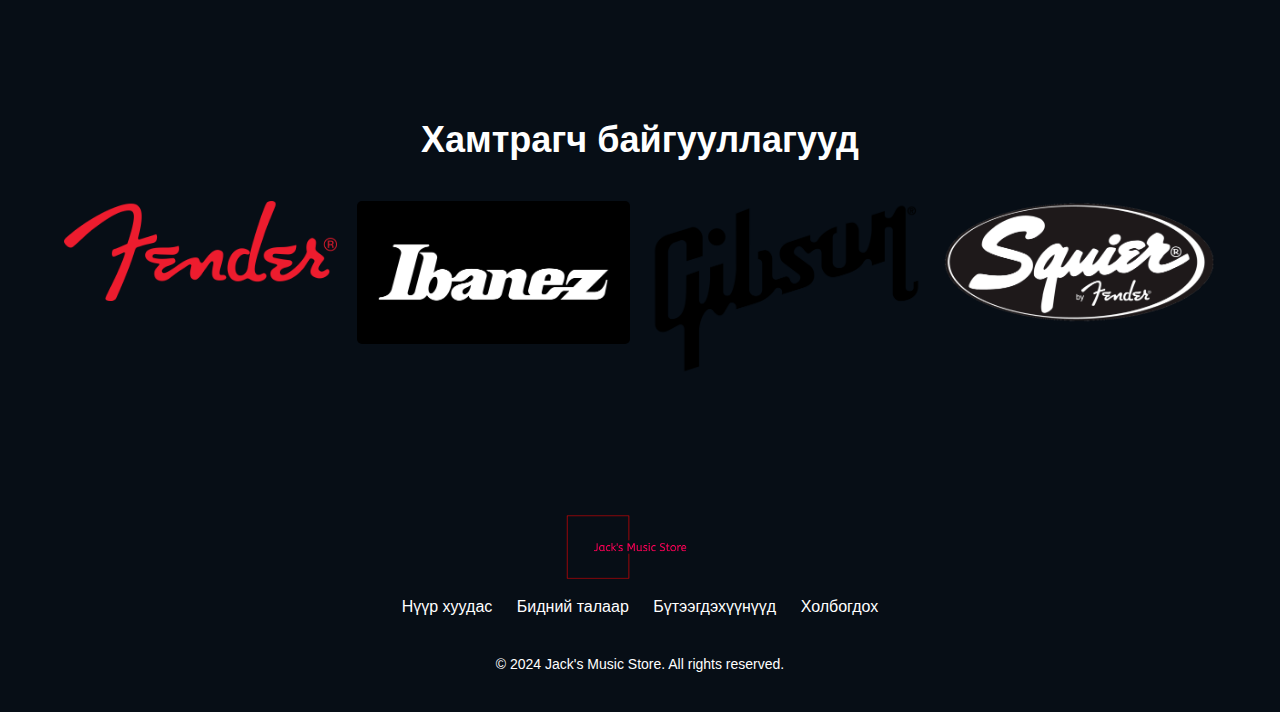
<file: product4.html>
<!DOCTYPE html>
<html>
<head>

  <title>Jack's Music Store</title>
  <link rel="stylesheet" type="text/css" href="styles.css">
</head>

<body>
	<header>
	  <div class="logo">
		<img src="logo.png" alt="Music Store Logo" draggable="false">
	  </div>
	  <nav>
		<ul>
		  <li><a href="index.htm" draggable="false">Нүүр хуудас</a></li>
		  <li><a href="about.html" draggable="false">Бидний талаар</a></li>
		  <li><a href="catergory.html"draggable="false">Ангилал</a></li>
		  <li><a href="contact.html" draggable="false">Холбогдох</a></li>
		</ul>
	  </nav>
	</header>

    <div class="product">
      <img src="redib.png" alt="redib" draggable="false">
      <h2>Ibanez GRX70QA</h2>
      <p class="price">849,000₮</p>
      <p class="description">GRX70QA нь 2011 оны сүүлээр Ibanez-ийн танилцуулсан RX цувралын хатуу биет цахилгаан гитарын загвар юм. Энэ нь GIO-ийн эхний түвшний нэг хэсэг юм.
        GRX70QA нь агч хүзүүнд боолтоор бэхлэгдсэн урлагийн үр тарианы загварчилсан ширмэл агч өнгөлгөө бүхий басс модон их биетэй, цэгийн байрлалын тэмдэглэгээ бүхий 22 жигүүртэй сарнайн хурууны самбартай. Бүрэлдэхүүн хэсгүүдэд нэг ороомогтой, синхрон тремоло гүүртэй хоёр хумбукер бүхий Ibanez пикапууд орно.
      </p> 
      <button class="buybtn">Худалдаж авах</button>
    </div>


    <div class="slider-container">
      <h2>Төстэй бараанууд</h2>
      <div class="slider">
        <div class="slide">
          <a href="product1.html" draggable="false"><img src="whiteib.png" alt="Slide 1" draggable="false"></a>
        </div>
        <div class="slide">
          <a href="product2.html" draggable="false"><img src="blueb.png" alt="Slide 2" draggable="false"></a>
        </div>
        <div class="slide">
          <a href="product3.html" draggable="false"><img src="blueib.png" alt="Slide 3" draggable="false"></a>
        </div>
        <div class="slide">
          <a href="product4.html" draggable="false"><img src="redib.png" alt="Slide 4" draggable="false"></a>
        </div>
        <div class="slide">
          <a href="product5.html" draggable="false"><img src="tel.png" alt="Slide 5" draggable="false"></a>
        </div>
        <div class="slide">
          <a href="product6.html" draggable="false"><img src="bassyel.png" alt="Slide 6" draggable="false"></a>
        </div>
        <div class="slide">
          <a href="product7.html" draggable="false"><img src="strat.png" alt="Slide 7" draggable="false"></a>
        </div>
        <div class="slide">
          <a href="product8.html" draggable="false"><img src="lp.png" alt="Slide 8" draggable="false"></a>
        </div>
      </div>
    </div>

<section class="gallery">
  <h2>Хамтрагч байгууллагууд</h2>
  <div class="image-grid">
    <div class="image-item">
      <img src="fender.png" alt="Image 1">
    </div>
    <div class="image-item">
      <img src="ibanez.png" alt="Image 2">
    </div>
    <div class="image-item">
      <img src="gibson.png" alt="Image 3">
    </div>
    <div class="image-item">
      <img src="squier.png" alt="Image 4">
    </div>
  </div>
</section>

<footer class="footer">
  <div class="footer-content">
    <div class="footer-logo">
      <img src="logo.png" alt="Logo">
    </div>
    <nav class="footer-links">
      <a href="index.htm" draggable="false">Нүүр хуудас</a>
      <a href="about.html" draggable="false">Бидний талаар</a>
      <a href="catergory.html" draggable="false">Бүтээгдэхүүнүүд</a>
      <a href="contact.html" draggable="false">Холбогдох</a>
    </nav>
  </div>
  <p class="footer-text">&copy; 2024 Jack's Music Store. All rights reserved.</p>
</footer>
</body>
</html>
</file>
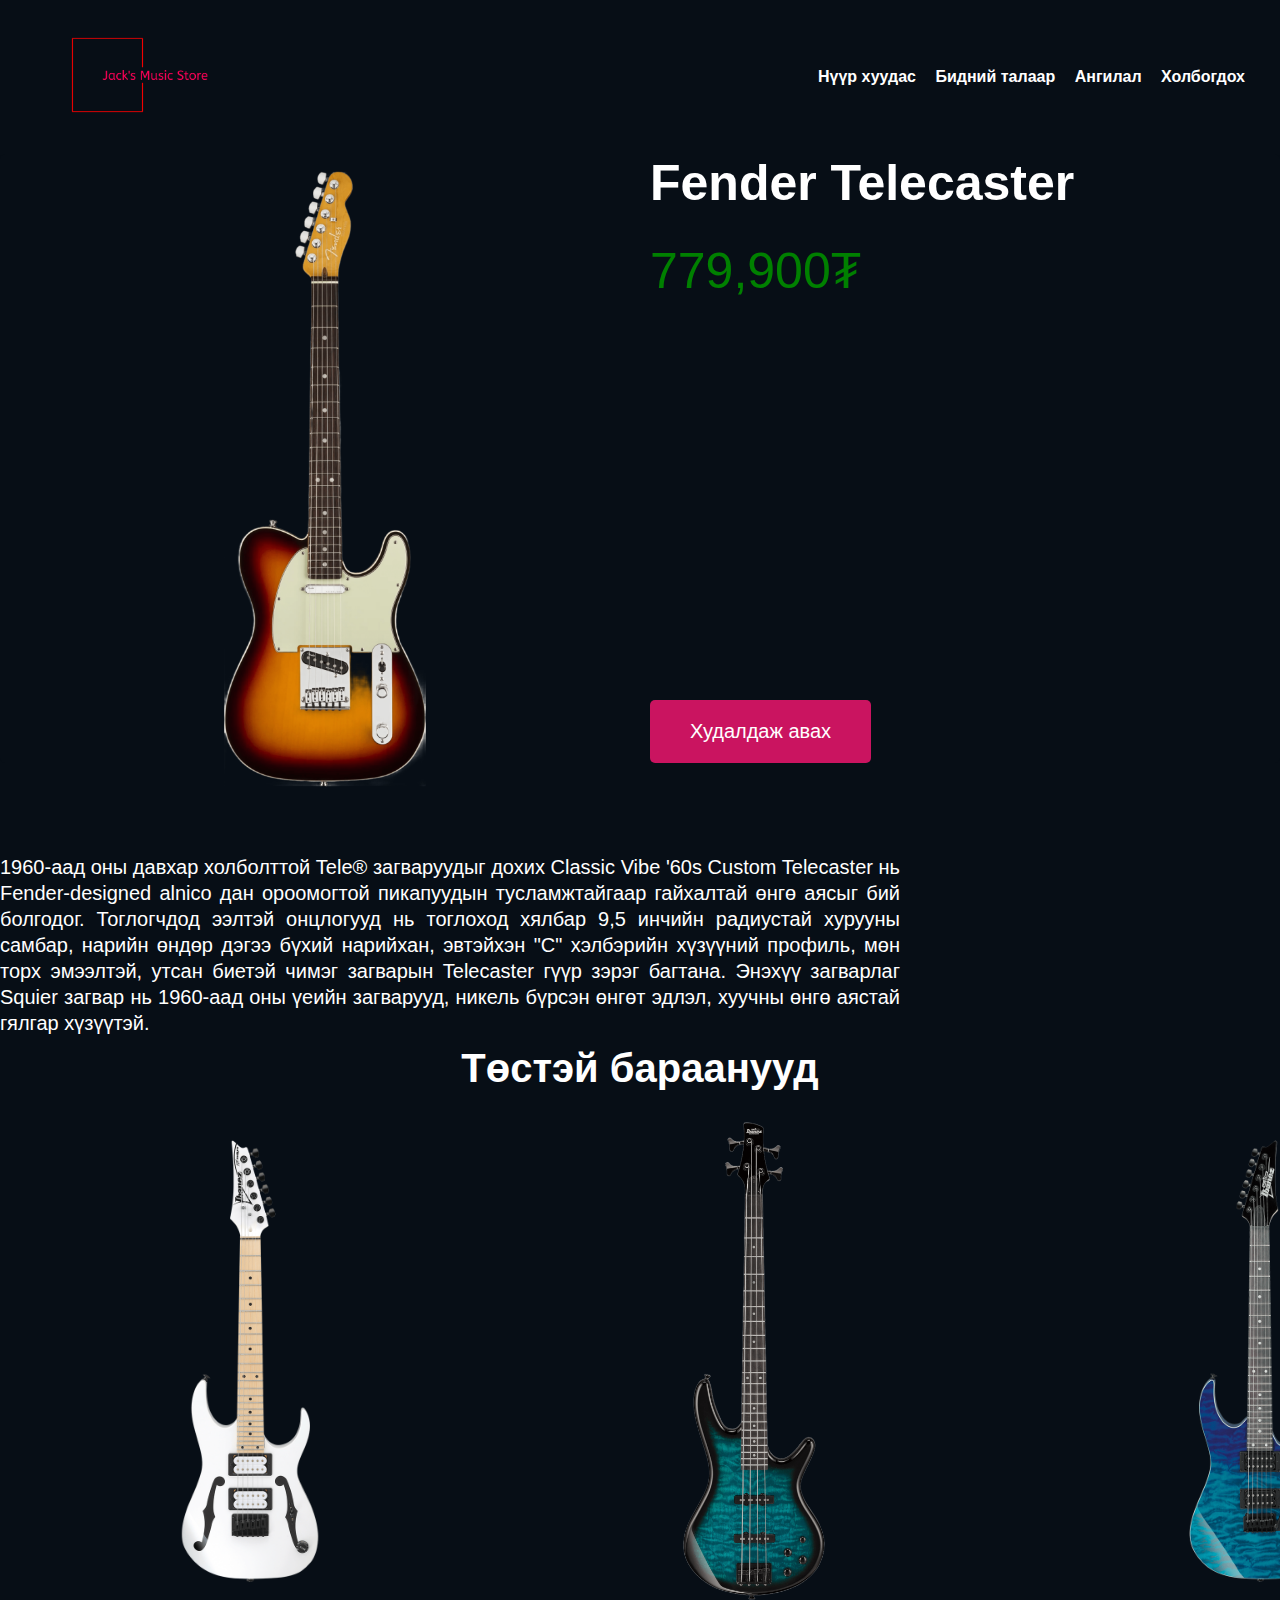
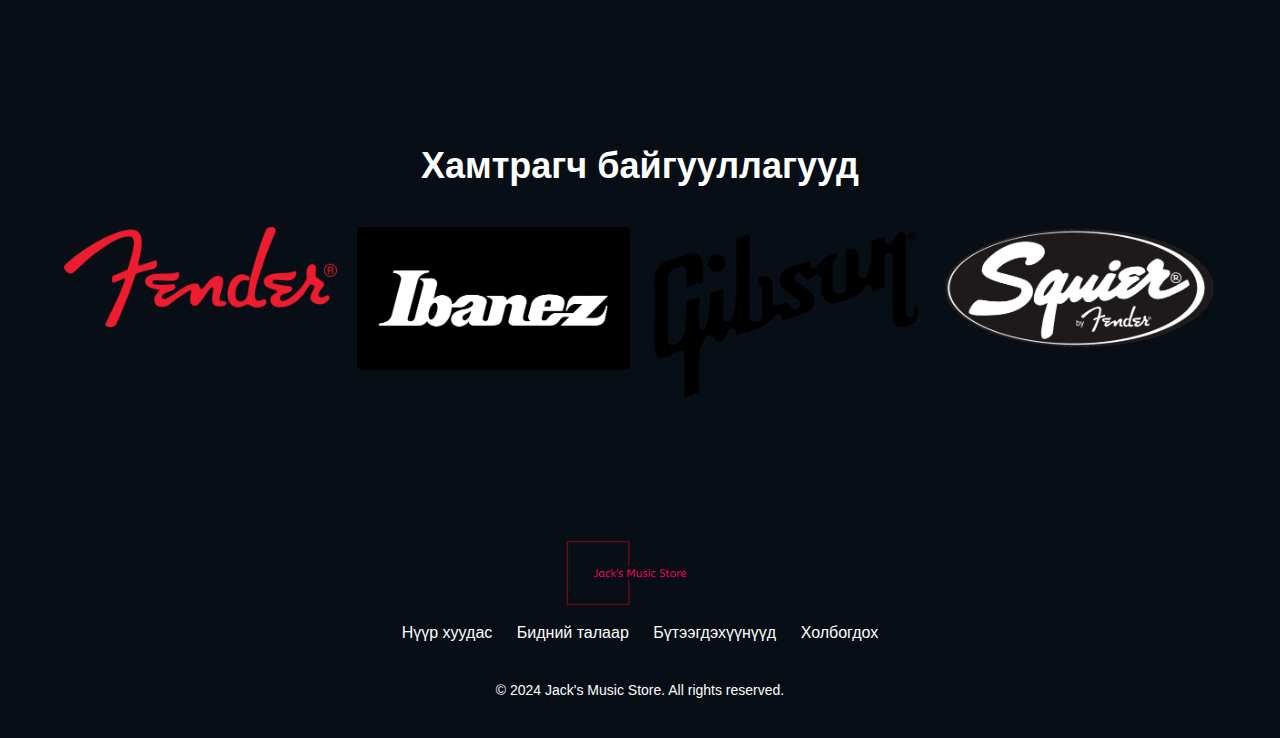
<file: product5.html>
<!DOCTYPE html>
<html>
<head>

  <title>Jack's Music Store</title>
  <link rel="stylesheet" type="text/css" href="styles.css">
</head>

<body>
	<header>
	  <div class="logo">
		<img src="logo.png" alt="Music Store Logo" draggable="false">
	  </div>
	  <nav>
		<ul>
		  <li><a href="index.htm" draggable="false">Нүүр хуудас</a></li>
		  <li><a href="about.html" draggable="false">Бидний талаар</a></li>
		  <li><a href="catergory.html"draggable="false">Ангилал</a></li>
		  <li><a href="contact.html" draggable="false">Холбогдох</a></li>
		</ul>
	  </nav>
	</header>

    <div class="product">
      <img src="tel.png" alt="tel" draggable="false">
      <h2>Fender Telecaster</h2>
      <p class="price">779,900₮</p>
      <p class="description">1960-аад оны давхар холболттой Tele® загваруудыг дохих Classic Vibe '60s Custom Telecaster нь Fender-designed alnico дан ороомогтой пикапуудын тусламжтайгаар гайхалтай өнгө аясыг бий болгодог. Тоглогчдод ээлтэй онцлогууд нь тоглоход хялбар 9,5 инчийн радиустай хурууны самбар, нарийн өндөр дэгээ бүхий нарийхан, эвтэйхэн "С" хэлбэрийн хүзүүний профиль, мөн торх эмээлтэй, утсан биетэй чимэг загварын Telecaster гүүр зэрэг багтана. Энэхүү загварлаг Squier загвар нь 1960-аад оны үеийн загварууд, никель бүрсэн өнгөт эдлэл, хуучны өнгө аястай гялгар хүзүүтэй.
      </p> 
      <button class="buybtn">Худалдаж авах</button>
    </div>


    <div class="slider-container">
      <h2>Төстэй бараанууд</h2>
      <div class="slider">
        <div class="slide">
          <a href="product1.html" draggable="false"><img src="whiteib.png" alt="Slide 1" draggable="false"></a>
        </div>
        <div class="slide">
          <a href="product2.html" draggable="false"><img src="blueb.png" alt="Slide 2" draggable="false"></a>
        </div>
        <div class="slide">
          <a href="product3.html" draggable="false"><img src="blueib.png" alt="Slide 3" draggable="false"></a>
        </div>
        <div class="slide">
          <a href="product4.html" draggable="false"><img src="redib.png" alt="Slide 4" draggable="false"></a>
        </div>
        <div class="slide">
          <a href="product5.html" draggable="false"><img src="tel.png" alt="Slide 5" draggable="false"></a>
        </div>
        <div class="slide">
          <a href="product6.html" draggable="false"><img src="bassyel.png" alt="Slide 6" draggable="false"></a>
        </div>
        <div class="slide">
          <a href="product7.html" draggable="false"><img src="strat.png" alt="Slide 7" draggable="false"></a>
        </div>
        <div class="slide">
          <a href="product8.html" draggable="false"><img src="lp.png" alt="Slide 8" draggable="false"></a>
        </div>
      </div>
    </div>

<section class="gallery">
  <h2>Хамтрагч байгууллагууд</h2>
  <div class="image-grid">
    <div class="image-item">
      <img src="fender.png" alt="Image 1" draggable="false">
    </div>
    <div class="image-item">
      <img src="ibanez.png" alt="Image 2" draggable="false">
    </div>
    <div class="image-item">
      <img src="gibson.png" alt="Image 3" draggable="false">
    </div>
    <div class="image-item">
      <img src="squier.png" alt="Image 4" draggable="false">
    </div>
  </div>
</section>

<footer class="footer">
  <div class="footer-content">
    <div class="footer-logo">
      <img src="logo.png" alt="Logo" draggable="false">
    </div>
    <nav class="footer-links">
      <a href="index.htm" draggable="false">Нүүр хуудас</a>
      <a href="about.html" draggable="false">Бидний талаар</a>
      <a href="catergory.html" draggable="false">Бүтээгдэхүүнүүд</a>
      <a href="contact.html" draggable="false">Холбогдох</a>
    </nav>
  </div>
  <p class="footer-text">&copy; 2024 Jack's Music Store. All rights reserved.</p>
</footer>
</body>
</html>
</file>
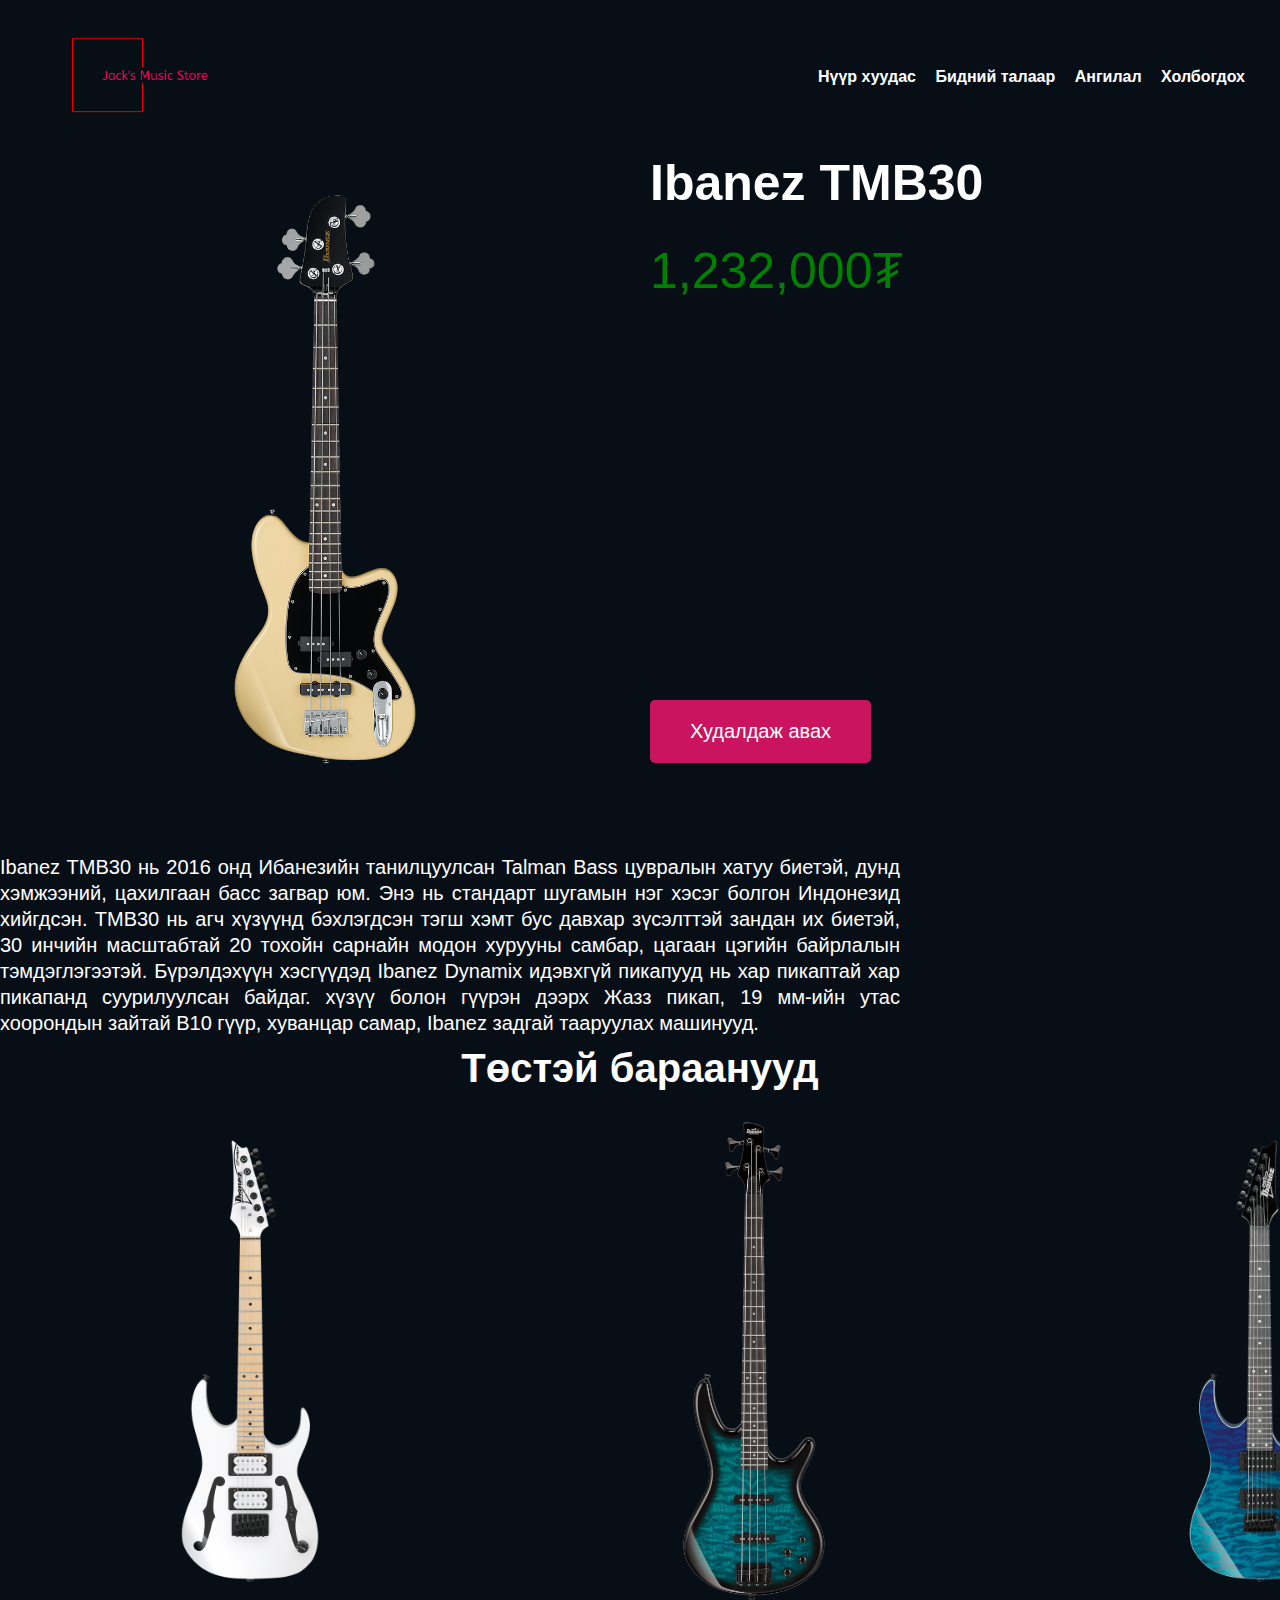
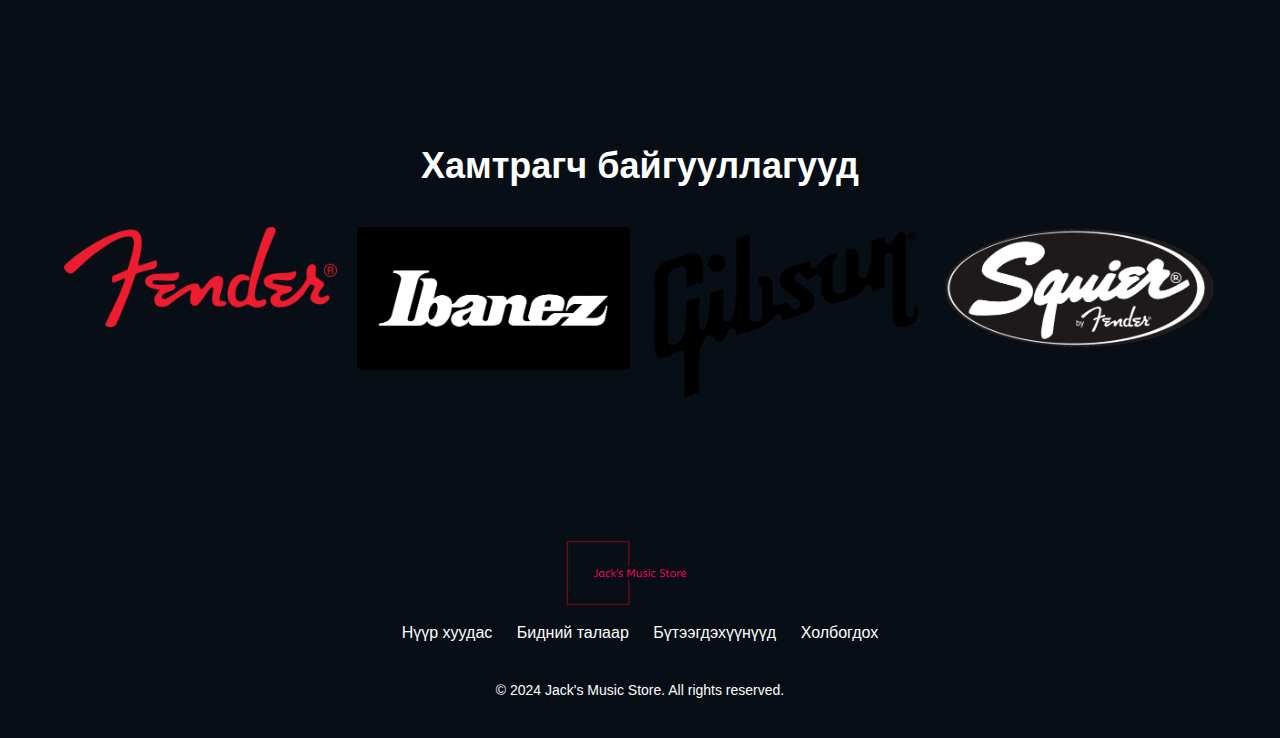
<file: product6.html>
<!DOCTYPE html>
<html>
<head>

  <title>Jack's Music Store</title>
  <link rel="stylesheet" type="text/css" href="styles.css">
</head>

<body>
	<header>
	  <div class="logo">
		<img src="logo.png" alt="Music Store Logo" draggable="false">
	  </div>
	  <nav>
		<ul>
		  <li><a href="index.htm" draggable="false">Нүүр хуудас</a></li>
		  <li><a href="about.html" draggable="false">Бидний талаар</a></li>
		  <li><a href="catergory.html"draggable="false">Ангилал</a></li>
		  <li><a href="contact.html" draggable="false">Холбогдох</a></li>
		</ul>
	  </nav>
	</header>

    <div class="product">
      <img src="bassyel.png" alt="bassyel" draggable="false">
      <h2>Ibanez TMB30</h2>
      <p class="price">1,232,000₮</p>
      <p class="description">Ibanez TMB30 нь 2016 онд Ибанезийн танилцуулсан Talman Bass цувралын хатуу биетэй, дунд хэмжээний, цахилгаан басс загвар юм. Энэ нь стандарт шугамын нэг хэсэг болгон Индонезид хийгдсэн.
        TMB30 нь агч хүзүүнд бэхлэгдсэн тэгш хэмт бус давхар зүсэлттэй зандан их биетэй, 30 инчийн масштабтай 20 тохойн сарнайн модон хурууны самбар, цагаан цэгийн байрлалын тэмдэглэгээтэй. Бүрэлдэхүүн хэсгүүдэд Ibanez Dynamix идэвхгүй пикапууд нь хар пикаптай хар пикапанд суурилуулсан байдаг. хүзүү болон гүүрэн дээрх Жазз пикап, 19 мм-ийн утас хоорондын зайтай B10 гүүр, хуванцар самар, Ibanez задгай тааруулах машинууд.
      </p> 
      <button class="buybtn">Худалдаж авах</button>
    </div>


    <div class="slider-container">
      <h2>Төстэй бараанууд</h2>
      <div class="slider">
        <div class="slide">
          <a href="product1.html" draggable="false"><img src="whiteib.png" alt="Slide 1" draggable="false"></a>
        </div>
        <div class="slide">
          <a href="product2.html" draggable="false"><img src="blueb.png" alt="Slide 2" draggable="false"></a>
        </div>
        <div class="slide">
          <a href="product3.html" draggable="false"><img src="blueib.png" alt="Slide 3" draggable="false"></a>
        </div>
        <div class="slide">
          <a href="product4.html" draggable="false"><img src="redib.png" alt="Slide 4" draggable="false"></a>
        </div>
        <div class="slide">
          <a href="product5.html" draggable="false"><img src="tel.png" alt="Slide 5" draggable="false"></a>
        </div>
        <div class="slide">
          <a href="product6.html" draggable="false"><img src="bassyel.png" alt="Slide 6" draggable="false"></a>
        </div>
        <div class="slide">
          <a href="product7.html" draggable="false"><img src="strat.png" alt="Slide 7" draggable="false"></a>
        </div>
        <div class="slide">
          <a href="product8.html" draggable="false"><img src="lp.png" alt="Slide 8" draggable="false"></a>
        </div>
      </div>
    </div>

<section class="gallery">
  <h2>Хамтрагч байгууллагууд</h2>
  <div class="image-grid">
    <div class="image-item">
      <img src="fender.png" alt="Image 1" draggable="false">
    </div>
    <div class="image-item">
      <img src="ibanez.png" alt="Image 2" draggable="false">
    </div>
    <div class="image-item">
      <img src="gibson.png" alt="Image 3" draggable="false">
    </div>
    <div class="image-item">
      <img src="squier.png" alt="Image 4">
    </div>
  </div>
</section>

<footer class="footer">
  <div class="footer-content">
    <div class="footer-logo">
      <img src="logo.png" alt="Logo" draggable="false">
    </div>
    <nav class="footer-links">
      <a href="index.htm" draggable="false">Нүүр хуудас</a>
      <a href="about.html" draggable="false">Бидний талаар</a>
      <a href="catergory.html" draggable="false">Бүтээгдэхүүнүүд</a>
      <a href="contact.html" draggable="false">Холбогдох</a>
    </nav>
  </div>
  <p class="footer-text">&copy; 2024 Jack's Music Store. All rights reserved.</p>
</footer>
</body>
</html>
</file>
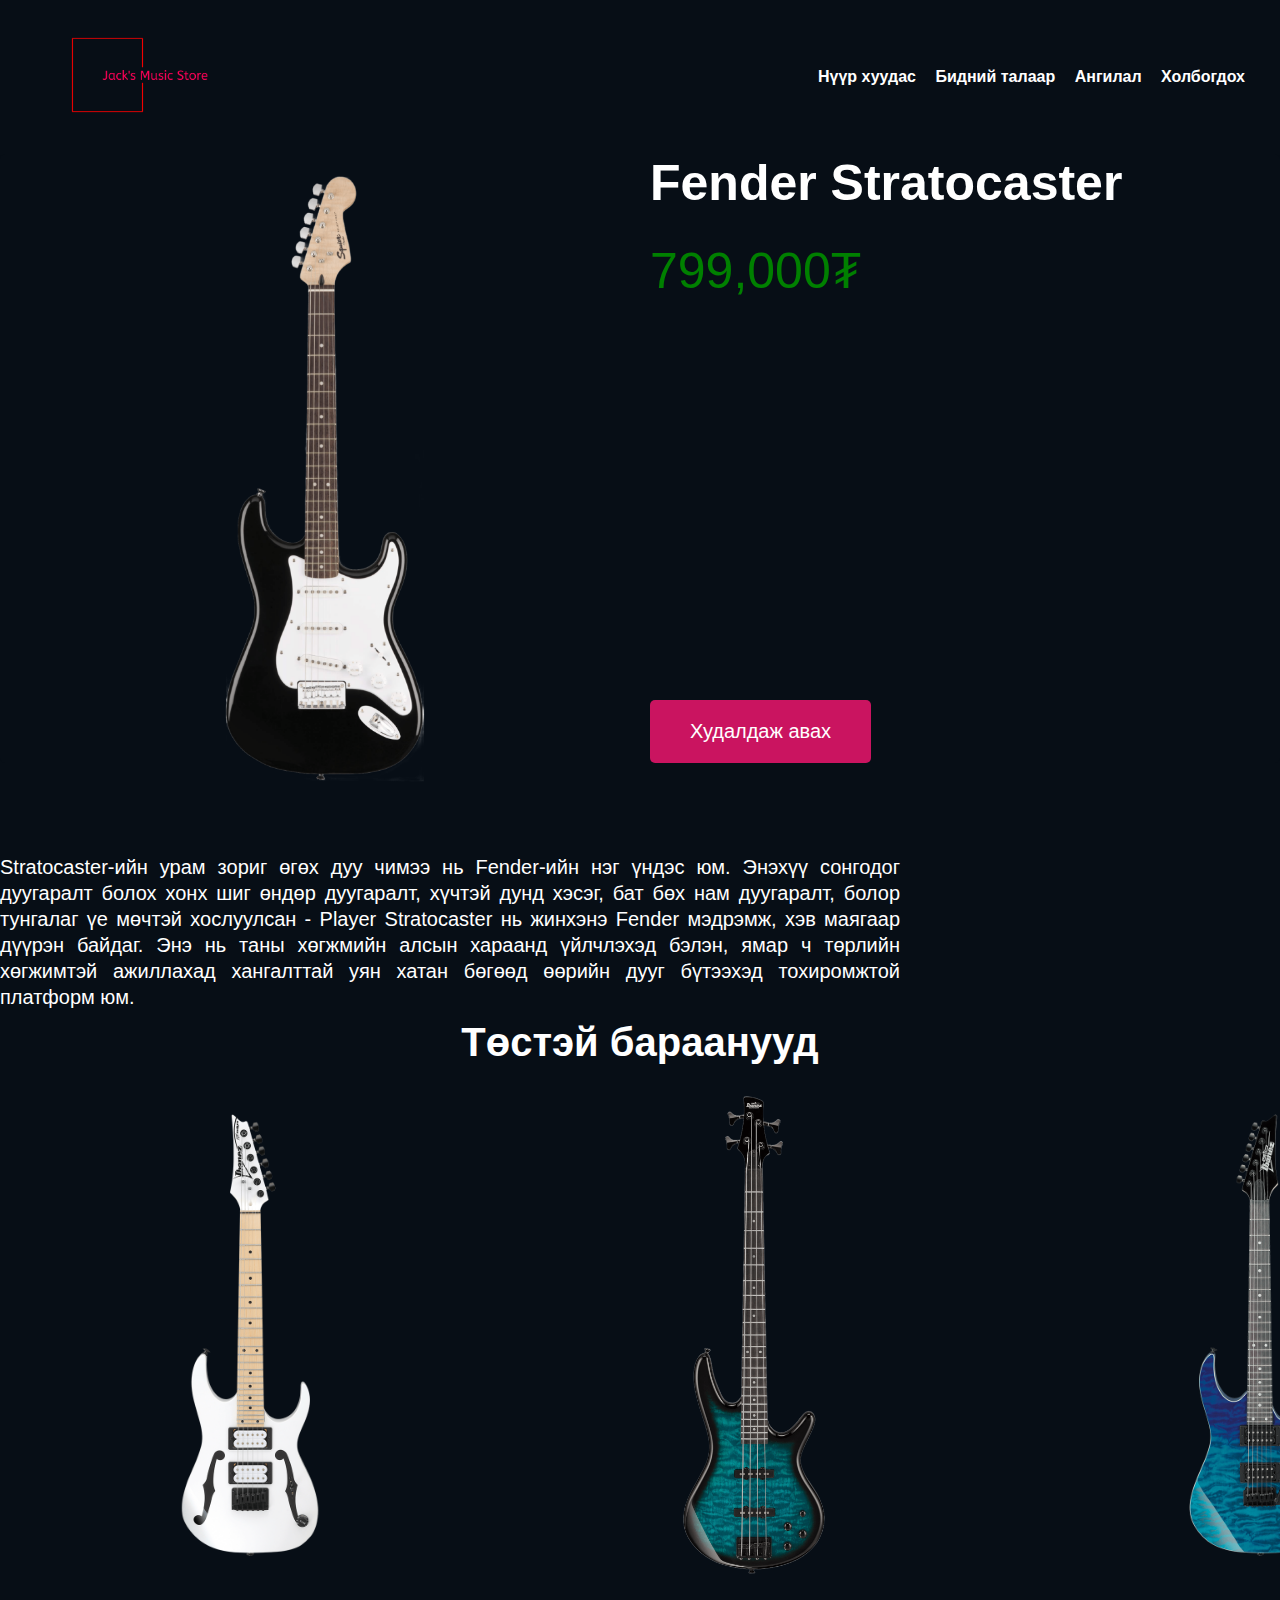
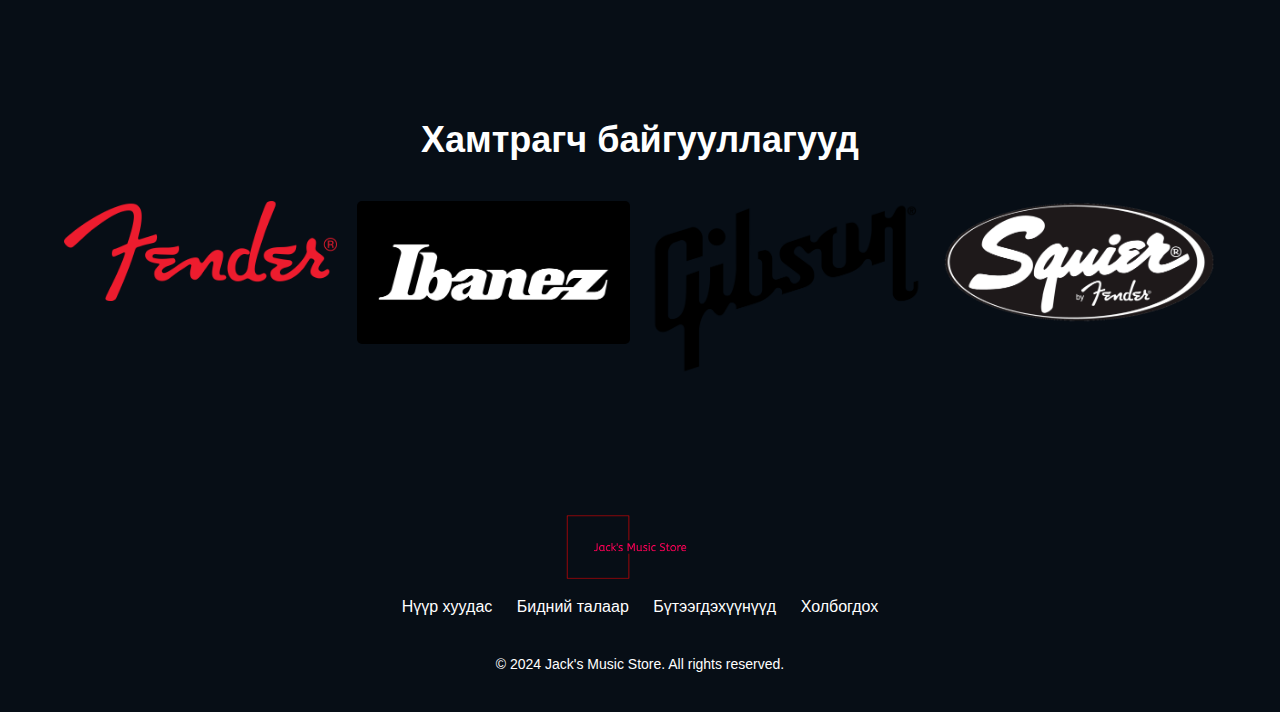
<file: product7.html>
<!DOCTYPE html>
<html>
<head>

  <title>Jack's Music Store</title>
  <link rel="stylesheet" type="text/css" href="styles.css">
</head>

<body>
	<header>
	  <div class="logo">
		<img src="logo.png" alt="Music Store Logo" draggable="false">
	  </div>
	  <nav>
		<ul>
		  <li><a href="index.htm" draggable="false">Нүүр хуудас</a></li>
		  <li><a href="about.html" draggable="false">Бидний талаар</a></li>
		  <li><a href="catergory.html"draggable="false">Ангилал</a></li>
		  <li><a href="contact.html" draggable="false">Холбогдох</a></li>
		</ul>
	  </nav>
	</header>

    <div class="product">
      <img src="strat.png" alt="strat">
      <h2>Fender Stratocaster</h2>
      <p class="price">799,000₮</p>
      <p class="description">Stratocaster-ийн урам зориг өгөх дуу чимээ нь Fender-ийн нэг үндэс юм. Энэхүү сонгодог дуугаралт болох хонх шиг өндөр дуугаралт, хүчтэй дунд хэсэг, бат бөх нам дуугаралт, болор тунгалаг үе мөчтэй хослуулсан - Player Stratocaster нь жинхэнэ Fender мэдрэмж, хэв маягаар дүүрэн байдаг. Энэ нь таны хөгжмийн алсын хараанд үйлчлэхэд бэлэн, ямар ч төрлийн хөгжимтэй ажиллахад хангалттай уян хатан бөгөөд өөрийн дууг бүтээхэд тохиромжтой платформ юм.
      </p> 
      <button class="buybtn">Худалдаж авах</button>
    </div>


    <div class="slider-container">
      <h2>Төстэй бараанууд</h2>
      <div class="slider">
        <div class="slide">
          <a href="product1.html" draggable="false"><img src="whiteib.png" alt="Slide 1" draggable="false"></a>
        </div>
        <div class="slide">
          <a href="product2.html" draggable="false"><img src="blueb.png" alt="Slide 2" draggable="false"></a>
        </div>
        <div class="slide">
          <a href="product3.html" draggable="false"><img src="blueib.png" alt="Slide 3" draggable="false"></a>
        </div>
        <div class="slide">
          <a href="product4.html" draggable="false"><img src="redib.png" alt="Slide 4" draggable="false"></a>
        </div>
        <div class="slide">
          <a href="product5.html" draggable="false"><img src="tel.png" alt="Slide 5" draggable="false"></a>
        </div>
        <div class="slide">
          <a href="product6.html" draggable="false"><img src="bassyel.png" alt="Slide 6" draggable="false"></a>
        </div>
        <div class="slide">
          <a href="product7.html" draggable="false"><img src="strat.png" alt="Slide 7" draggable="false"></a>
        </div>
        <div class="slide">
          <a href="product8.html" draggable="false"><img src="lp.png" alt="Slide 8" draggable="false"></a>
        </div>
      </div>
    </div>

<section class="gallery">
  <h2>Хамтрагч байгууллагууд</h2>
  <div class="image-grid">
    <div class="image-item">
      <img src="fender.png" alt="Image 1">
    </div>
    <div class="image-item">
      <img src="ibanez.png" alt="Image 2">
    </div>
    <div class="image-item">
      <img src="gibson.png" alt="Image 3">
    </div>
    <div class="image-item">
      <img src="squier.png" alt="Image 4">
    </div>
  </div>
</section>

<footer class="footer">
  <div class="footer-content">
    <div class="footer-logo">
      <img src="logo.png" alt="Logo">
    </div>
    <nav class="footer-links">
      <a href="index.htm" draggable="false">Нүүр хуудас</a>
      <a href="about.html" draggable="false">Бидний талаар</a>
      <a href="catergory.html" draggable="false">Бүтээгдэхүүнүүд</a>
      <a href="contact.html" draggable="false">Холбогдох</a>
    </nav>
  </div>
  <p class="footer-text">&copy; 2024 Jack's Music Store. All rights reserved.</p>
</footer>
</body>
</html>
</file>
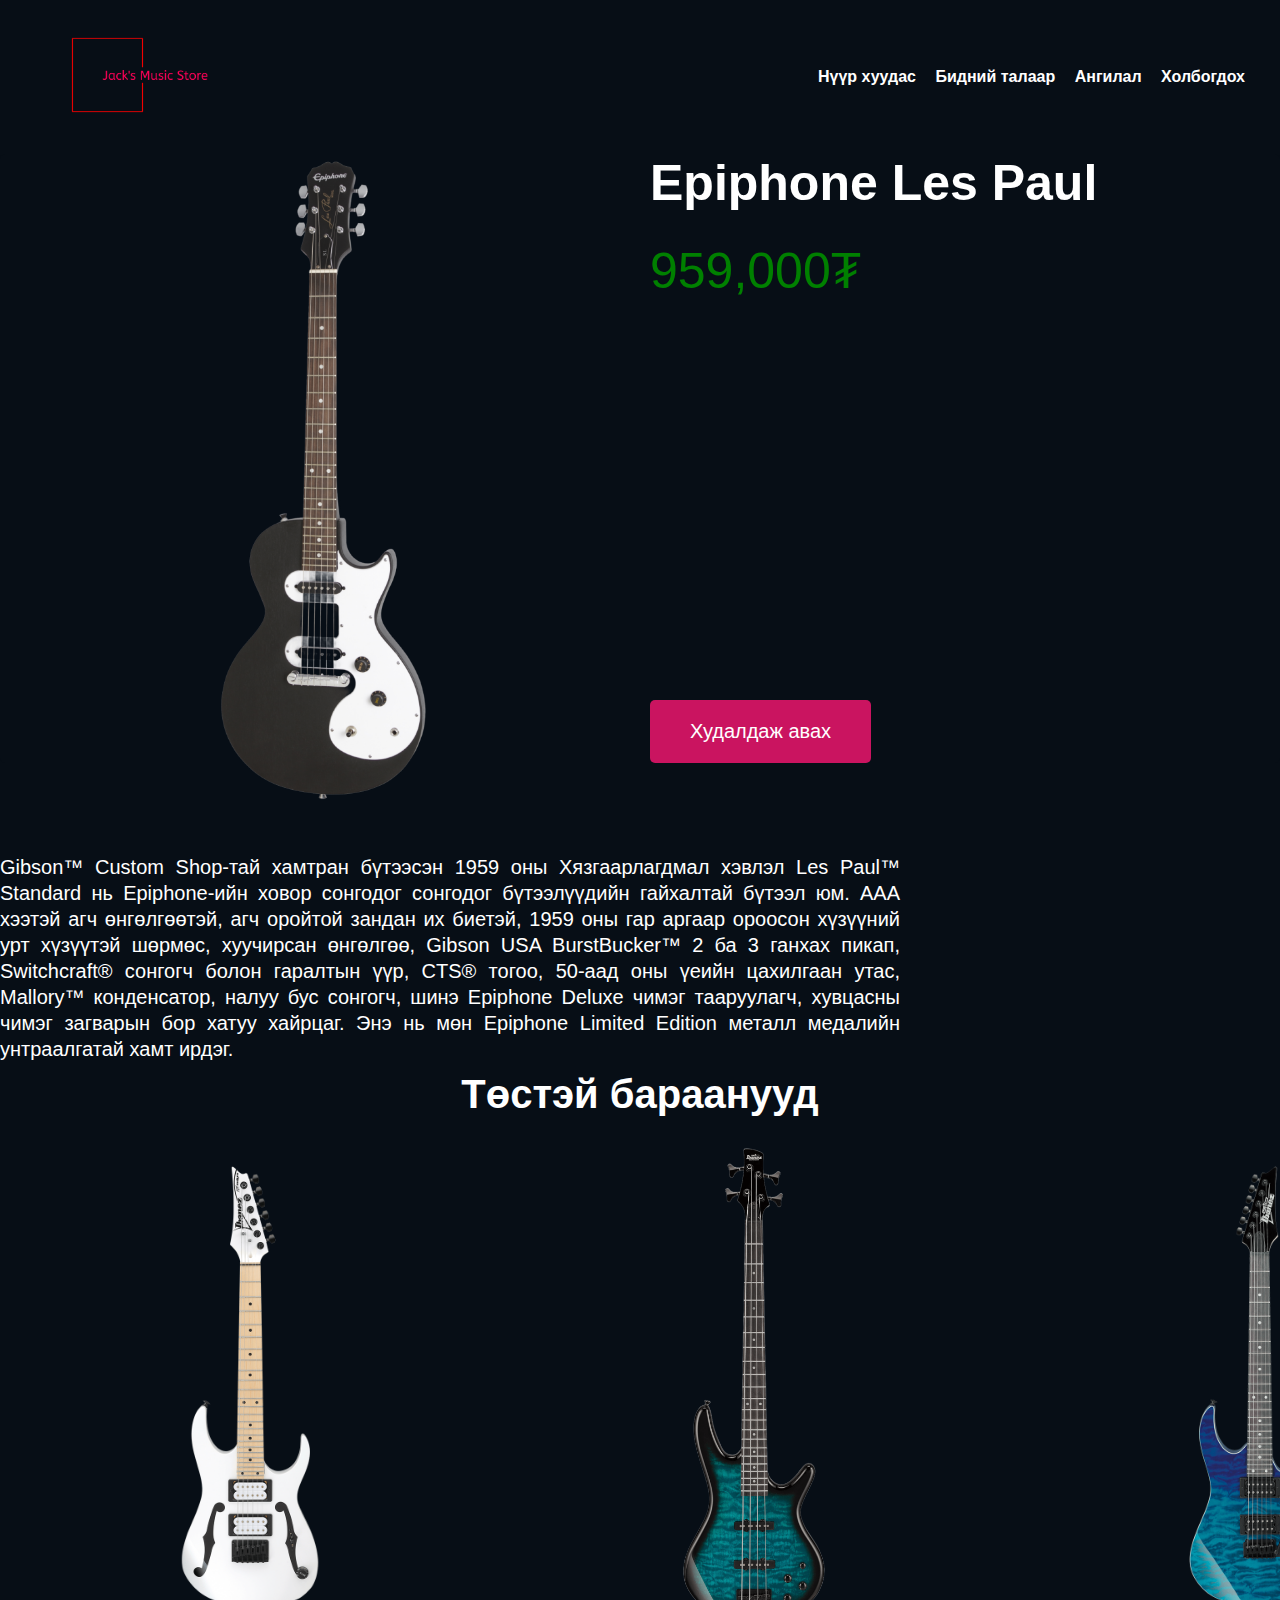
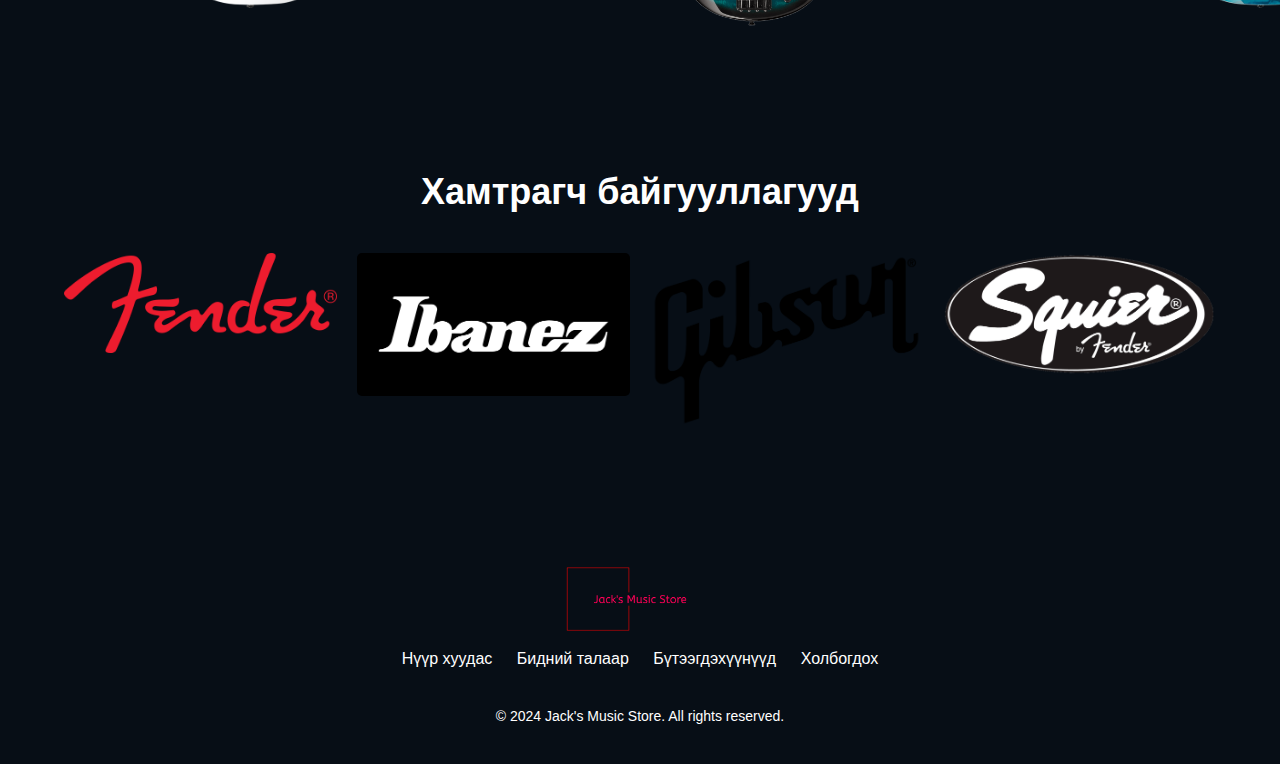
<file: product8.html>
<!DOCTYPE html>
<html>
<head>

  <title>Jack's Music Store</title>
  <link rel="stylesheet" type="text/css" href="styles.css">
</head>

<body>
	<header>
	  <div class="logo">
		<img src="logo.png" alt="Music Store Logo" draggable="false">
	  </div>
	  <nav>
		<ul>
		  <li><a href="index.htm" draggable="false">Нүүр хуудас</a></li>
		  <li><a href="about.html" draggable="false">Бидний талаар</a></li>
		  <li><a href="catergory.html"draggable="false">Ангилал</a></li>
		  <li><a href="contact.html" draggable="false">Холбогдох</a></li>
		</ul>
	  </nav>
	</header>

    <div class="product">
      <img src="lp.png" alt="lp" draggable="false">
      <h2>Epiphone Les Paul</h2>
      <p class="price">959,000₮</p>
      <p class="description">Gibson™ Custom Shop-тай хамтран бүтээсэн 1959 оны Хязгаарлагдмал хэвлэл Les Paul™ Standard нь Epiphone-ийн ховор сонгодог сонгодог бүтээлүүдийн гайхалтай бүтээл юм. AAA хээтэй агч өнгөлгөөтэй, агч оройтой зандан их биетэй, 1959 оны гар аргаар ороосон хүзүүний урт хүзүүтэй шөрмөс, хуучирсан өнгөлгөө, Gibson USA BurstBucker™ 2 ба 3 ганхах пикап, Switchcraft® сонгогч болон гаралтын үүр, CTS® тогоо, 50-аад оны үеийн цахилгаан утас, Mallory™ конденсатор, налуу бус сонгогч, шинэ Epiphone Deluxe чимэг тааруулагч, хувцасны чимэг загварын бор хатуу хайрцаг. Энэ нь мөн Epiphone Limited Edition металл медалийн унтраалгатай хамт ирдэг.
      </p> 
      <button class="buybtn">Худалдаж авах</button>
    </div>


    <div class="slider-container">
      <h2>Төстэй бараанууд</h2>
      <div class="slider">
        <div class="slide">
          <a href="product1.html" draggable="false"><img src="whiteib.png" alt="Slide 1" draggable="false"></a>
        </div>
        <div class="slide">
          <a href="product2.html" draggable="false"><img src="blueb.png" alt="Slide 2" draggable="false"></a>
        </div>
        <div class="slide">
          <a href="product3.html" draggable="false"><img src="blueib.png" alt="Slide 3" draggable="false"></a>
        </div>
        <div class="slide">
          <a href="product4.html" draggable="false"><img src="redib.png" alt="Slide 4" draggable="false"></a>
        </div>
        <div class="slide">
          <a href="product5.html" draggable="false"><img src="tel.png" alt="Slide 5" draggable="false"></a>
        </div>
        <div class="slide">
          <a href="product6.html" draggable="false"><img src="bassyel.png" alt="Slide 6" draggable="false"></a>
        </div>
        <div class="slide">
          <a href="product7.html" draggable="false"><img src="strat.png" alt="Slide 7" draggable="false"></a>
        </div>
        <div class="slide">
          <a href="product8.html" draggable="false"><img src="lp.png" alt="Slide 8" draggable="false"></a>
        </div>
      </div>
    </div>

<section class="gallery">
  <h2>Хамтрагч байгууллагууд</h2>
  <div class="image-grid">
    <div class="image-item">
      <img src="fender.png" alt="Image 1" draggable="false">
    </div>
    <div class="image-item">
      <img src="ibanez.png" alt="Image 2" draggable="false">
    </div>
    <div class="image-item">
      <img src="gibson.png" alt="Image 3" draggable="false">
    </div>
    <div class="image-item">
      <img src="squier.png" alt="Image 4" draggable="false">
    </div>
  </div>
</section>

<footer class="footer">
  <div class="footer-content">
    <div class="footer-logo">
      <img src="logo.png" alt="Logo" draggable="false">
    </div>
    <nav class="footer-links">
      <a href="index.htm" draggable="false">Нүүр хуудас</a>
      <a href="about.html" draggable="false">Бидний талаар</a>
      <a href="catergory.html" draggable="false">Бүтээгдэхүүнүүд</a>
      <a href="contact.html" draggable="false">Холбогдох</a>
    </nav>
  </div>
  <p class="footer-text">&copy; 2024 Jack's Music Store. All rights reserved.</p>
</footer>
</body>
</html>
</file>
<file: styles.css>
*{
    margin: 0;
    padding: 0;
    font-family: 'Noto Sans', sans-serif;
}
body {
  background-color: #070e16;
}
/*header*/

header {
  background-color: #070e16;
  padding: 20px;
  display: flex;
  align-items: center;
  justify-content: space-between;
}

.logo img {
  height: 110px;
  width: 170px;
  margin-left:50px;
}

nav ul {
  list-style: none;
  margin: 0;
  padding: 0;
}

nav ul li {
  display: inline-block;
  margin-right: 15px;
}

nav ul li a {
  text-decoration: none;
  color: white;
  font-weight: bold;
  transition: color 0.3s ease;
}

nav ul li a:hover {
  color: #ff0000;
}

/*hero*/

.hero {
  background-image: url("pic1.jpg");
  background-size: cover;
  background-position: center;
  height: 100vh;
  display: flex;
  text-align: left;
  color: #fff;
}

.hero-content {
  max-width: 600px;
  padding: 20px;
  margin-top :50px;
  margin-left: 4%;
}

.hero-content h1 {
  font-size: 48px;
  margin-bottom: 20px;
}

.hero-content p {
  font-size: 24px;
  margin-bottom: 30px;
}

.btn {
  display: inline-block;
  background-color: #ff0000;
  color: #fff;
  padding: 10px 20px;
  border-radius: 5px;
  text-decoration: none;
  font-weight: bold;
  transition: background-color 0.3s ease;
}

.btn:hover {
  background-color: #e60000;
}

/*about*/

.about {
  display: flex;
  align-items: center;
  padding: 80px 0;
  line-height: 1.5;
}

.about-content {
  flex: 1;
  max-width: 600px;
  padding-right: 50px;
  color: #fff;
  margin-left: 5%;
  text-align: justify;
}

.about h2 {
  font-size: 36px;
  margin-bottom: 20px;
}

.about p {
  font-size: 18px;
  margin-bottom: 20px;
}

.about-image {
  max-width: 50%;
  margin-right: 5%;
}

.about-image img {
  max-width: 100%;
  height: auto;
  border-radius: 5px;
}

.dark-theme {
  background-color: #070e16;
}


/* menu*/
.menu {
  padding: 80px 0;
  text-align: center;
  background-color: #070e16;
}

.menu h2 {
  font-size: 36px;
  margin-bottom: 40px;
  color: #ffffff;
}

.menu-items {
  display: flex;
  justify-content: space-evenly;
  padding: 20px;
  display: grid;
  grid-template-columns: repeat(auto-fit,minmax(400px,1fr));
}

.menu-item {
  max-width: 300px;
  margin: 0 20px;
  text-align: left;
  display: grid;
  padding: 10px;
  border: 2px solid transparent;
}

.menu-item:hover {
  border: 2px solid #fff;
}

.menu-item img {
  max-width: 100%;
  height: auto;
  border-radius: 5px;
  margin-bottom: 10px;
}

.menu-item h3 {
  font-size: 24px;
  margin-bottom: 10px;
  color: #ffffff;
  text-align: center;
}

.menu-item p {
  font-size: 16px;
  margin-bottom: 20px;
  color: #ffffff;
  text-align: justify;
}

/* Gallery Section*/

.gallery {
  padding: 80px 0;
  text-align: center;
  background-color: #070e16;
  margin-top: 50px;
}

.gallery h2 {
  font-size: 36px;
  margin-bottom: 40px;
  color: #fff;
}

.image-grid {
  display: grid;
  grid-template-columns: repeat(4, 1fr);
  grid-gap: 20px;
  margin-left: 5%;
  margin-right: 5%;
}

.image-item img {
  width: 100%;
  height: auto;
  border-radius: 5px;
}


/* Contact Section*/

.contact {
  background-color: #333;
  padding: 80px 0;
  text-align: center;
  color: #fff;
}

.contact-container {
  max-width: 600px;
  margin: 0 auto;
}

.contact h2 {
  font-size: 36px;
  margin-bottom: 40px;
}

.contact-info {
  display: flex;
  justify-content: center;
  margin-bottom: 40px;
}

.info-item {
  margin: 0 20px;
  text-align: center;
}

.info-item i {
  font-size: 24px;
  margin-bottom: 10px;
}

.contact-form input,
.contact-form textarea {
  display: block;
  width: 100%;
  padding: 10px;
  margin-bottom: 20px;
  border-radius: 5px;
  border: none;
}

.contact-form textarea {
  resize: vertical;
}

.contact-form button {
  display: inline-block;
  background-color: #ff0000;
  color: #fff;
  padding: 10px 20px;
  border-radius: 5px;
  text-decoration: none;
  font-weight: bold;
  transition: background-color 0.3s ease;
}

.contact-form button:hover {
  background-color: #e60000;
}


/* Footer*/

.footer {
  background-color: #070e16;
  padding: 40px 0;
  color: #fff;
  text-align: center;
}

.footer-content {
  display: flex;
  flex-direction: column;
  align-items: center;
  margin-bottom: 40px;
}

.footer-logo img {
  max-width: 150px;
}

.footer-links a {
  color: #fff;
  margin: 0 10px;
  text-decoration: none;
}

.footer-social a {
  color: #fff;
  margin: 0 5px;
  text-decoration: none;
}

.footer-text {
  font-size: 14px;
}

.html {
  scroll-behavior: smooth;
}

.product {
  border-radius: 5px;
  background-color: #070e16;
  align-items: center;
}

.product img {
  width: 100%;
  max-width: 650px;
  float: left;
  margin: 0 auto 20px;
}

.product h2 {
  color: #fff;
  font-size: 50px;
  margin-bottom: 10px;
  display: inline-block;
  align-items: center;
  margin-bottom: 30px;
}

.product .description {
  margin-top: 30px;
  margin-bottom: 10px;
  color: #fff;
  width: 900px;
  text-align: justify;
  font-size: 20px;
  float: left;
  line-height: 1.3;
}

.product .price {
  font-size: 50px;
  color: #008000; 
}

.buybtn {
  background-color: #ca1460; 
  color: #fff;
  border: none;
  padding: 20px 40px;
  border-radius: 5px;
  cursor: pointer;
  font-size: 20px;
  display: block;
  margin-top: 400px;
}

button:hover {
  background-color: #18c013;
}

.slider-container {
  width: 100%;
  overflow-x: scroll;
  white-space: nowrap;
}

.slider {
  display: inline-block;
}

.slider-container h2 {
  margin-bottom: 20px;
  text-align: center;
  font-size: 40px;
  color: #fff;
}

.slide {
  display: inline-block;
}

.slide img {
  width: 500px;
  height: auto;
}

.slider-container::-webkit-scrollbar {
  width: 10px; 
}

.slider-container::-webkit-scrollbar-track {
  background: #022029;
}

.slider-container::-webkit-scrollbar-thumb {
  background: #190550;
}

.slider-container::-webkit-scrollbar-thumb:hover {
  background: #0f0547; 
}

#strat {
  cursor: pointer;
}

#whiteib {
  cursor: pointer;
}

#blueb {
  cursor: pointer;
}

#blueib {
  cursor: pointer;
}

#redib {
  cursor: pointer;
}

#lp {
  cursor: pointer;
}

#tel {
  cursor: pointer;
}

#bassyel {
  cursor: pointer;
}

.categories {
  display: grid;
  grid-template-columns: repeat(4, 1fr);
  gap: 20px;
  padding: 20px;
}

.category {
  text-align: center;
  position: relative;
}

.category img {
  width: 400px;
  height: 400px;
  border-radius: 8px;
  border: 2px solid transparent;
  box-sizing: border-box; 
}

.category h2 {
  margin-bottom: 200px;
  font-size: 50px;
  display: none;
}

.category:hover img {
  border-color: #ffffff;
}

.category:hover h2 {
  display: block;
  position: absolute;
  bottom: 10px;
  left: 50%;
  transform: translateX(-50%);
  background-color: #fff;
  padding: 5px 10px;
  border-radius: 5px;
  font-size: 18px;
}

.heroguitar {
  background-image: url("guitars.jpg");
  background-size: cover;
  background-position: center;
  height: 600px;
  display: flex;
  text-align: left;
  color: #fff;
}

.heroabout {
  background-image: url("aboutbanner.jpg");
  background-size: cover;
  background-position: center;
  height: 600px;
  display: flex;
  text-align: left;
  color: #fff;
}

.aboutp {
  color: #fff;
}

.aboutp h1 {
  text-align:center ;
  padding-top: 100px;
  font-size: 50px;
}

.aboutp p {
  text-align: justify;
  padding-top: 50px;
  font-size: 30px;
  margin: 100px 100px 100px 100px;
  line-height: 1.5;
}

.contact {
  display: flex;
  align-items: center;
  padding: 80px 0;
  line-height: 1.5;
  background-color: #070e16;
}

.contact-content {
  flex: 1;
  max-width: 600px;
  padding-right: 50px;
  color: #fff;
  margin-left: 5%;
  text-align: justify;
}

.contact h2 {
  font-size: 36px;
  margin-bottom: 20px;
}

.contact p {
  font-size: 18px;
  margin-bottom: 20px;
}

.contact-image {
  max-width: 50%;
  margin-right: 5%;
  float: right;
}

.contact-image img {
  max-width: 100%;
  height: auto;
  border-radius: 5px;
}
</file>
